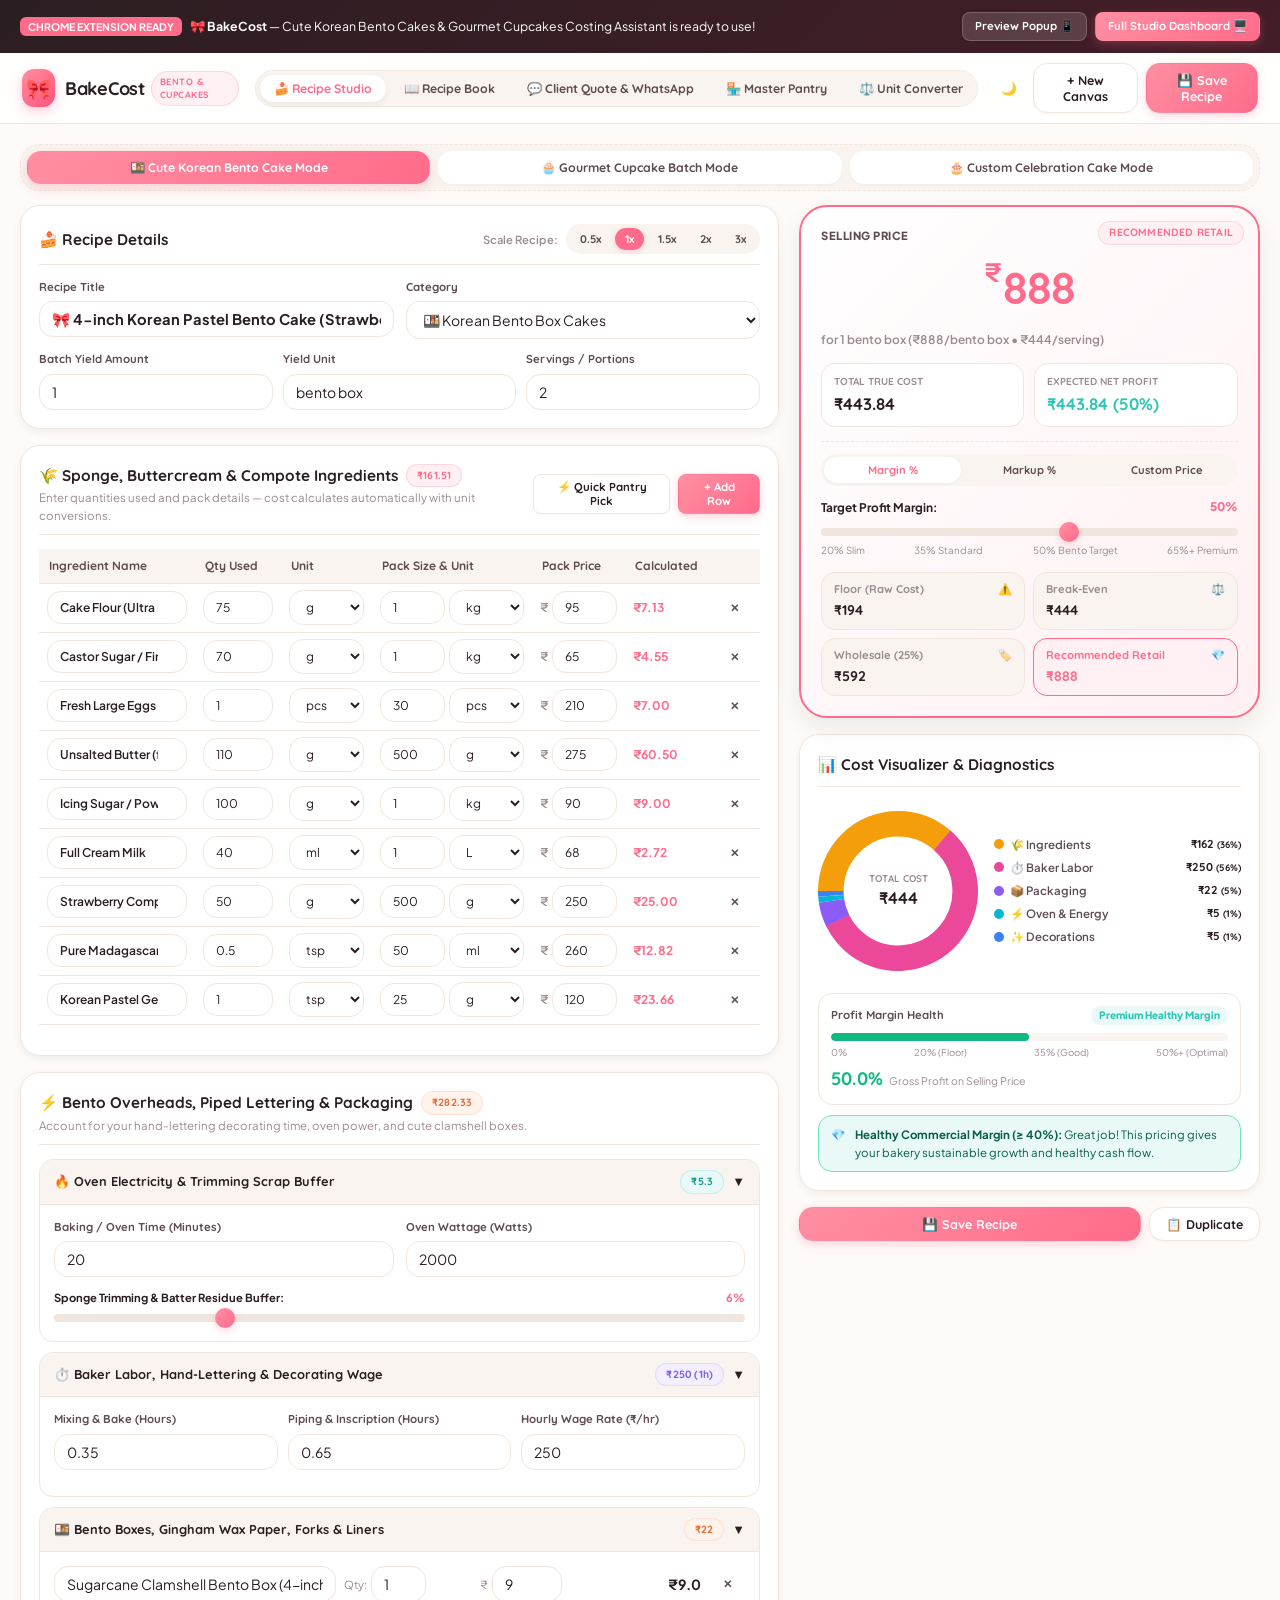
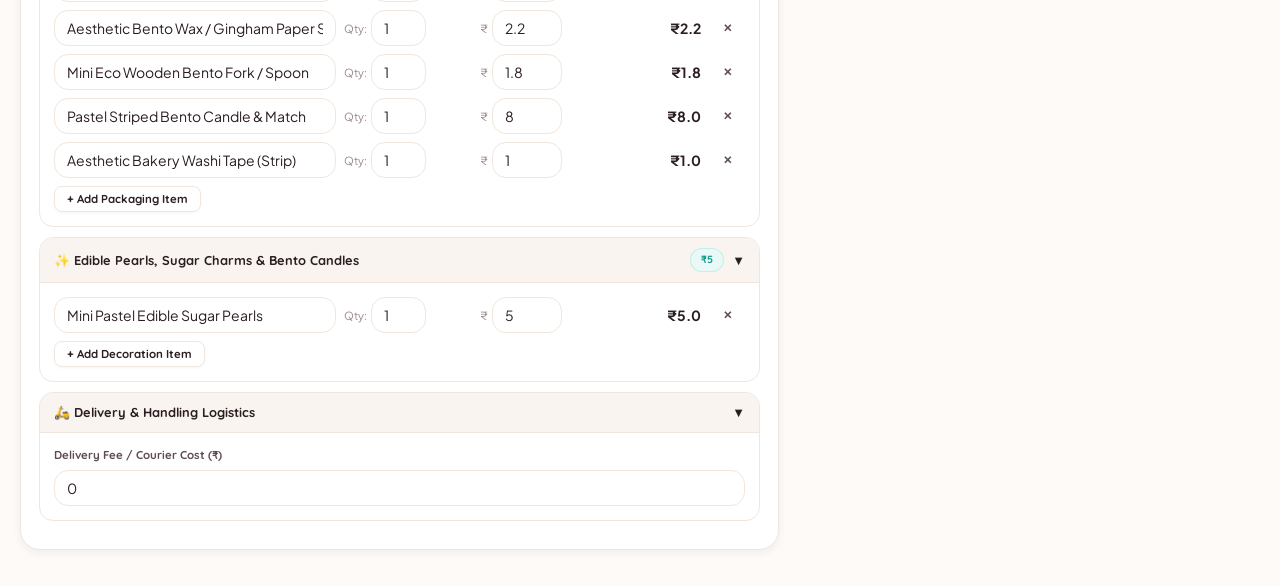
<file: index.html>
<!DOCTYPE html>
<html lang="en">
<head>
  <meta charset="UTF-8">
  <meta name="viewport" content="width=device-width, initial-scale=1.0">
  <title>BakeCost — Cute Bento Cake & Cupcake Costing Assistant</title>
  <link rel="stylesheet" href="css/style.css">
  <link rel="stylesheet" href="css/components.css">
  <link rel="stylesheet" href="css/animations.css">
  <link rel="icon" type="image/png" href="assets/icons/icon32.png">
  <style>
    .extension-banner {
      background: linear-gradient(135deg, #2b1e22, #441d27);
      color: #fff;
      padding: 12px 20px;
      display: flex;
      align-items: center;
      justify-content: space-between;
      gap: 16px;
      font-size: 0.88rem;
    }
    .extension-banner-badge {
      background: #ff6b8b;
      color: #fff;
      padding: 3px 8px;
      border-radius: 6px;
      font-weight: 700;
      font-size: 0.75rem;
      margin-right: 6px;
    }
  </style>
</head>
<body>
  <!-- Extension Notice Banner -->
  <div class="extension-banner">
    <div>
      <span class="extension-banner-badge">CHROME EXTENSION READY</span>
      <span>🎀 <strong>BakeCost</strong> — Cute Korean Bento Cakes & Gourmet Cupcakes Costing Assistant is ready to use!</span>
    </div>
    <div style="display: flex; gap: 8px;">
      <a href="popup.html" target="_blank" class="btn btn-secondary btn-sm" style="background: rgba(255,255,255,0.15); color: #fff; border-color: rgba(255,255,255,0.2);">Preview Popup 📱</a>
      <a href="dashboard.html" class="btn btn-primary btn-sm">Full Studio Dashboard 🖥️</a>
    </div>
  </div>

  <div class="app-container">
    <!-- Header -->
    <header class="app-header">
      <div class="brand">
        <div class="brand-icon">🎀</div>
        <div>
          <div class="brand-title">
            BakeCost
            <span class="brand-badge">BENTO & CUPCAKES</span>
          </div>
        </div>
      </div>

      <!-- Navigation Tabs -->
      <nav class="nav-tabs">
        <button class="nav-tab-btn active" data-tab="studio">🍰 Recipe Studio</button>
        <button class="nav-tab-btn" data-tab="recipes">📖 Recipe Book</button>
        <button class="nav-tab-btn" data-tab="quotes">💬 Client Quote & WhatsApp</button>
        <button class="nav-tab-btn" data-tab="pantry">🏪 Master Pantry</button>
        <button class="nav-tab-btn" data-tab="converter">⚖️ Unit Converter</button>
        <button class="nav-tab-btn" data-tab="settings">⚙️ Settings</button>
      </nav>

      <div class="header-actions">
        <button type="button" class="btn btn-ghost btn-icon" id="theme-toggle-btn" title="Toggle Theme">🌙</button>
        <button type="button" class="btn btn-secondary" id="btn-new-recipe">+ New Canvas</button>
        <button type="button" class="btn btn-primary btn-save-recipe">💾 Save Recipe</button>
      </div>
    </header>

    <!-- Main Content -->
    <main class="app-main">
      
      <!-- TAB 1: STUDIO (2-COLUMN FULL WORKSPACE) -->
      <section id="tab-studio" class="tab-panel active">
        
        <!-- Style Switcher Presets -->
        <div class="style-preset-selector">
          <button type="button" class="style-preset-btn active" data-style="bento">🍱 Cute Korean Bento Cake Mode</button>
          <button type="button" class="style-preset-btn" data-style="cupcakes">🧁 Gourmet Cupcake Batch Mode</button>
          <button type="button" class="style-preset-btn" data-style="celebration">🎂 Custom Celebration Cake Mode</button>
        </div>

        <div class="studio-grid">
          
          <!-- LEFT COLUMN: RECIPE & INGREDIENT & OVERHEAD BUILDER -->
          <div class="studio-left-col">
            
            <!-- Recipe Meta Card -->
            <div class="card" style="margin-bottom: 16px;">
              <div class="card-header">
                <div class="card-title">
                  <span>🍰 Recipe Details</span>
                </div>
                <div style="display: flex; align-items: center; gap: 8px;">
                  <span style="font-size: 0.8rem; color: var(--text-muted); font-weight: 600;">Scale Recipe:</span>
                  <div class="scale-bar" style="margin-bottom: 0;">
                    <button type="button" class="scale-btn" data-scale="0.5">0.5x</button>
                    <button type="button" class="scale-btn active" data-scale="1">1x</button>
                    <button type="button" class="scale-btn" data-scale="1.5">1.5x</button>
                    <button type="button" class="scale-btn" data-scale="2">2x</button>
                    <button type="button" class="scale-btn" data-scale="3">3x</button>
                  </div>
                </div>
              </div>

              <div class="overhead-grid-2" style="margin-bottom: 12px;">
                <div class="form-group" style="margin-bottom: 0;">
                  <label class="form-label">Recipe Title</label>
                  <input type="text" id="recipe-name-input" class="form-control" style="font-weight: 700; font-size: 1.05rem;" placeholder="e.g. 4-inch Korean Pastel Bento Cake">
                </div>
                <div class="form-group" style="margin-bottom: 0;">
                  <label class="form-label">Category</label>
                  <select id="recipe-category-select" class="form-control">
                    <option value="Bento Cakes">🍱 Korean Bento Box Cakes</option>
                    <option value="Cupcakes">🧁 Gourmet Swirl Cupcakes</option>
                    <option value="Cakes">🎂 Handcrafted Celebration Cakes</option>
                    <option value="Brownies">🍫 Fudgy Brownies & Blondies</option>
                    <option value="Cookies">🍪 Artisanal Cookies</option>
                    <option value="Custom">✨ Custom Handcrafted Bakes</option>
                  </select>
                </div>
              </div>

              <div class="overhead-grid-3">
                <div class="form-group" style="margin-bottom: 0;">
                  <label class="form-label">Batch Yield Amount</label>
                  <input type="number" step="any" min="0.1" id="recipe-yield-amount" class="form-control" value="1">
                </div>
                <div class="form-group" style="margin-bottom: 0;">
                  <label class="form-label">Yield Unit</label>
                  <input type="text" id="recipe-yield-unit" class="form-control" value="bento box" placeholder="e.g. bento box, cupcakes, kg">
                </div>
                <div class="form-group" style="margin-bottom: 0;">
                  <label class="form-label">Servings / Portions</label>
                  <input type="number" min="1" id="recipe-servings-count" class="form-control" value="2">
                </div>
              </div>
            </div>

            <!-- Ingredients Table Card -->
            <div class="card" style="margin-bottom: 16px;">
              <div class="card-header">
                <div>
                  <div class="card-title">
                    <span>🌾 Sponge, Buttercream & Compote Ingredients</span>
                    <span class="badge badge-primary" id="stat-ingredients-cost">₹0.00</span>
                  </div>
                  <div class="card-subtitle">Enter quantities used and pack details — cost calculates automatically with unit conversions.</div>
                </div>
                <div style="display: flex; gap: 8px;">
                  <button type="button" class="btn btn-secondary btn-sm" id="btn-pantry-picker">⚡ Quick Pantry Pick</button>
                  <button type="button" class="btn btn-primary btn-sm" id="btn-add-ingredient">+ Add Row</button>
                </div>
              </div>

              <div class="ingredient-table-wrapper">
                <table class="ingredient-table">
                  <thead>
                    <tr>
                      <th style="width: 28%;">Ingredient Name</th>
                      <th style="width: 14%;">Qty Used</th>
                      <th style="width: 14%;">Unit</th>
                      <th style="width: 22%;">Pack Size & Unit</th>
                      <th style="width: 14%;">Pack Price</th>
                      <th class="text-right" style="width: 12%;">Calculated</th>
                      <th style="width: 6%;"></th>
                    </tr>
                  </thead>
                  <tbody id="ingredients-table-body"></tbody>
                </table>
              </div>
            </div>

            <!-- Overheads, Baking Energy, Labor & Packaging Accordion -->
            <div class="card" style="margin-bottom: 16px;">
              <div class="card-header">
                <div>
                  <div class="card-title">
                    <span>⚡ Bento Overheads, Piped Lettering & Packaging</span>
                    <span class="badge badge-peach" id="stat-overhead-cost">₹0.00</span>
                  </div>
                  <div class="card-subtitle">Account for your hand-lettering decorating time, oven power, and cute clamshell boxes.</div>
                </div>
              </div>

              <!-- Section 1: Oven Electricity & Wastage -->
              <div class="overhead-section">
                <div class="overhead-header">
                  <span>🔥 Oven Electricity & Trimming Scrap Buffer</span>
                  <div style="display: flex; align-items: center; gap: 8px;">
                    <span class="badge badge-mint" id="energy-cost-badge">₹0.0</span>
                    <span class="toggle-icon">▼</span>
                  </div>
                </div>
                <div class="overhead-content">
                  <div class="overhead-grid-2">
                    <div class="form-group">
                      <label class="form-label">Baking / Oven Time (Minutes)</label>
                      <input type="number" id="overhead-bake-time" class="form-control" value="20">
                    </div>
                    <div class="form-group">
                      <label class="form-label">Oven Wattage (Watts)</label>
                      <input type="number" id="overhead-oven-watt" class="form-control" value="2000">
                    </div>
                  </div>
                  <div class="form-group" style="margin-bottom: 0;">
                    <div style="display: flex; justify-content: space-between; font-size: 0.8rem; font-weight: 700;">
                      <span>Sponge Trimming & Batter Residue Buffer:</span>
                      <span id="overhead-wastage-val" style="color: var(--primary);">6%</span>
                    </div>
                    <input type="range" id="overhead-wastage" class="range-slider" min="0" max="25" value="6" step="1">
                  </div>
                </div>
              </div>

              <!-- Section 2: Baker Labor & Hourly Wage -->
              <div class="overhead-section">
                <div class="overhead-header">
                  <span>⏱️ Baker Labor, Hand-Lettering & Decorating Wage</span>
                  <div style="display: flex; align-items: center; gap: 8px;">
                    <span class="badge badge-lavender" id="labor-cost-badge">₹0</span>
                    <span class="toggle-icon">▼</span>
                  </div>
                </div>
                <div class="overhead-content">
                  <div class="overhead-grid-3">
                    <div class="form-group">
                      <label class="form-label">Mixing & Bake (Hours)</label>
                      <input type="number" step="0.25" id="overhead-prep-time" class="form-control" value="0.35">
                    </div>
                    <div class="form-group">
                      <label class="form-label">Piping & Inscription (Hours)</label>
                      <input type="number" step="0.25" id="overhead-dec-time" class="form-control" value="0.65">
                    </div>
                    <div class="form-group">
                      <label class="form-label">Hourly Wage Rate (₹/hr)</label>
                      <input type="number" id="overhead-labor-rate" class="form-control" value="250">
                    </div>
                  </div>
                </div>
              </div>

              <!-- Section 3: Bento Box & Cupcake Packaging -->
              <div class="overhead-section">
                <div class="overhead-header">
                  <span>🍱 Bento Boxes, Gingham Wax Paper, Forks & Liners</span>
                  <div style="display: flex; align-items: center; gap: 8px;">
                    <span class="badge badge-peach" id="pkg-cost-badge">₹0</span>
                    <span class="toggle-icon">▼</span>
                  </div>
                </div>
                <div class="overhead-content">
                  <div id="packaging-list-container"></div>
                  <button type="button" class="btn btn-secondary btn-sm" id="btn-add-pkg">+ Add Packaging Item</button>
                </div>
              </div>

              <!-- Section 4: Special Decorations, Pearls & Bento Candles -->
              <div class="overhead-section">
                <div class="overhead-header">
                  <span>✨ Edible Pearls, Sugar Charms & Bento Candles</span>
                  <div style="display: flex; align-items: center; gap: 8px;">
                    <span class="badge badge-mint" id="dec-cost-badge">₹0</span>
                    <span class="toggle-icon">▼</span>
                  </div>
                </div>
                <div class="overhead-content">
                  <div id="decorations-list-container"></div>
                  <button type="button" class="btn btn-secondary btn-sm" id="btn-add-dec">+ Add Decoration Item</button>
                </div>
              </div>

              <!-- Section 5: Delivery & Travel Logistics -->
              <div class="overhead-section">
                <div class="overhead-header">
                  <span>🛵 Delivery & Handling Logistics</span>
                  <span class="toggle-icon">▼</span>
                </div>
                <div class="overhead-content">
                  <div class="form-group" style="margin-bottom: 0;">
                    <label class="form-label">Delivery Fee / Courier Cost (₹)</label>
                    <input type="number" id="overhead-delivery-cost" class="form-control" value="0" placeholder="0.00">
                  </div>
                </div>
              </div>

            </div>

          </div>

          <!-- RIGHT COLUMN: PRICING ENGINE, PROFIT MARGINS, CHARTS & INSIGHTS -->
          <div class="studio-right-col" style="position: sticky; top: 75px;">
            
            <!-- Hero Pricing & Profit Strategy Card -->
            <div class="pricing-hero-card" style="margin-bottom: 16px;">
              <div class="badge badge-primary pricing-hero-badge">RECOMMENDED RETAIL</div>
              
              <div style="font-size: 0.8rem; font-weight: 800; color: var(--text-secondary); text-transform: uppercase; letter-spacing: 0.5px;">
                Selling Price
              </div>

              <div class="selling-price-display">
                <span class="price-currency">₹</span>
                <span class="price-number" id="hero-selling-price">0</span>
              </div>

              <div id="hero-price-unit-sub" class="price-unit-sub"></div>

              <!-- Stat Pill Grid -->
              <div class="stat-pill-grid">
                <div class="stat-pill">
                  <span class="stat-pill-label">Total True Cost</span>
                  <span class="stat-pill-value" id="stat-total-cost">₹0.00</span>
                </div>
                <div class="stat-pill">
                  <span class="stat-pill-label">Expected Net Profit</span>
                  <span class="stat-pill-value profit-green" id="stat-net-profit">₹0.00</span>
                </div>
              </div>

              <!-- Profit Margin & Strategy Slider -->
              <div style="margin-top: 14px; border-top: 1px dashed var(--border-color); padding-top: 12px;">
                <div class="strategy-tabs">
                  <button type="button" class="strategy-tab active" data-strategy="margin">Margin %</button>
                  <button type="button" class="strategy-tab" data-strategy="markup">Markup %</button>
                  <button type="button" class="strategy-tab" data-strategy="custom">Custom Price</button>
                </div>

                <div id="strategy-margin-group">
                  <div style="display: flex; justify-content: space-between; font-size: 0.85rem; font-weight: 700; margin-bottom: 4px;">
                    <span>Target Profit Margin:</span>
                    <span id="margin-slider-value" style="color: var(--primary); font-weight: 800;">50%</span>
                  </div>
                  <input type="range" id="margin-slider" class="range-slider" min="5" max="80" value="50" step="1">
                  <div style="display: flex; justify-content: space-between; font-size: 0.7rem; color: var(--text-muted); margin-top: 2px;">
                    <span>20% Slim</span>
                    <span>35% Standard</span>
                    <span>50% Bento Target</span>
                    <span>65%+ Premium</span>
                  </div>
                </div>

                <div id="strategy-markup-group" style="display: none;">
                  <div style="display: flex; justify-content: space-between; font-size: 0.85rem; font-weight: 700; margin-bottom: 4px;">
                    <span>Target Markup on Cost:</span>
                    <span id="markup-slider-value" style="color: var(--primary); font-weight: 800;">100%</span>
                  </div>
                  <input type="range" id="markup-slider" class="range-slider" min="10" max="250" value="100" step="5">
                </div>

                <div id="strategy-custom-group" style="display: none;">
                  <div style="display: flex; align-items: center; gap: 8px;">
                    <span style="font-size: 0.85rem; font-weight: 700;">Custom Price:</span>
                    <input type="number" id="custom-price-input" class="form-control" placeholder="₹0.00">
                  </div>
                </div>
              </div>

              <!-- Tiered Price Comparisons -->
              <div class="tiered-price-grid">
                <div class="tier-card">
                  <div class="tier-title"><span>Floor (Raw Cost)</span> <span>⚠️</span></div>
                  <div class="tier-price" id="tier-floor-price">₹0</div>
                </div>
                <div class="tier-card">
                  <div class="tier-title"><span>Break-Even</span> <span>⚖️</span></div>
                  <div class="tier-price" id="tier-breakeven-price">₹0</div>
                </div>
                <div class="tier-card">
                  <div class="tier-title"><span>Wholesale (25%)</span> <span>🏷️</span></div>
                  <div class="tier-price" id="tier-wholesale-price">₹0</div>
                </div>
                <div class="tier-card" style="border-color: var(--primary); background: var(--bento-pink-bg);">
                  <div class="tier-title" style="color: var(--primary);"><span>Recommended Retail</span> <span>💎</span></div>
                  <div class="tier-price" id="tier-retail-price" style="color: var(--primary);">₹0</div>
                </div>
              </div>

            </div>

            <!-- Cost Breakdown Visualizer & Health Diagnostic Card -->
            <div class="card" style="margin-bottom: 16px;">
              <div class="card-header">
                <div class="card-title"><span>📊 Cost Visualizer & Diagnostics</span></div>
              </div>

              <div id="cost-donut-container"></div>
              <div id="margin-gauge-container"></div>
              <div id="business-insights-container"></div>
            </div>

            <!-- Quick Studio Action Buttons -->
            <div style="display: flex; gap: 8px; flex-wrap: wrap;">
              <button type="button" class="btn btn-primary btn-save-recipe" style="flex: 1;">💾 Save Recipe</button>
              <button type="button" class="btn btn-secondary btn-duplicate-recipe">📋 Duplicate</button>
            </div>

          </div>

        </div>
      </section>

      <!-- TAB 2: RECIPE BOOK -->
      <section id="tab-recipes" class="tab-panel">
        <div class="card" style="margin-bottom: 16px;">
          <div style="display: flex; justify-content: space-between; align-items: center; gap: 12px;">
            <input type="text" id="search-recipes-input" class="form-control" style="max-width: 400px;" placeholder="🔍 Search bento cakes, cupcakes and recipes...">
            <button type="button" class="btn btn-primary" id="btn-new-recipe-tab">+ Create New Recipe</button>
          </div>
        </div>
        <div class="recipe-book-grid" id="recipes-grid-container"></div>
      </section>

      <!-- TAB 3: WHATSAPP QUOTE & CLIENT INVOICE -->
      <section id="tab-quotes" class="tab-panel">
        <div class="studio-grid">
          <div class="card">
            <div class="card-header">
              <div class="card-title"><span>💬 Custom Client Quotation Generator</span></div>
              <div class="card-subtitle">Quickly generate ready-to-send quotes for Instagram DMs and WhatsApp inquiries with custom message piping.</div>
            </div>

            <div class="overhead-grid-2" style="margin-bottom: 12px;">
              <div class="form-group">
                <label class="form-label">Client Name</label>
                <input type="text" id="quote-client-name" class="form-control" placeholder="e.g. Jenny Kim">
              </div>
              <div class="form-group">
                <label class="form-label">Delivery Date & Event Time</label>
                <input type="text" id="quote-delivery-date" class="form-control" placeholder="e.g. Saturday, 28th Sept @ 5:00 PM">
              </div>
            </div>

            <div class="form-group">
              <label class="form-label">💌 Custom Piped Lettering / Inscription on Bento Cake</label>
              <textarea id="quote-notes" class="form-control" rows="3" placeholder="e.g. 'Happy 21st Minji' in pastel lilac with vintage shell border and matching heart candles."></textarea>
            </div>

            <div style="display: flex; gap: 10px; margin-top: 16px; flex-wrap: wrap;">
              <button type="button" class="btn btn-success btn-lg" id="btn-copy-whatsapp">📋 Copy WhatsApp DM Text</button>
              <button type="button" class="btn btn-secondary" id="btn-print-client-quote">🖨️ Print Client Quotation</button>
              <button type="button" class="btn btn-secondary" id="btn-print-cost-sheet">📄 Print Internal Master Cost Sheet</button>
            </div>
          </div>

          <div>
            <div class="card">
              <div class="card-header">
                <div class="card-title"><span>📱 Live WhatsApp Preview</span></div>
              </div>
              <div id="whatsapp-preview-box" class="whatsapp-chat-preview"></div>
            </div>
          </div>
        </div>
      </section>

      <!-- TAB 4: MASTER PANTRY -->
      <section id="tab-pantry" class="tab-panel">
        <div class="card">
          <div class="card-header">
            <div>
              <div class="card-title"><span>🏪 Master Pantry & Bento Supply Database</span></div>
              <div class="card-subtitle">Manage pack sizes and wholesale prices for clamshell boxes, wax papers, tulip liners, and ingredients.</div>
            </div>
            <button type="button" class="btn btn-primary btn-sm" id="btn-add-pantry-custom">+ Add Custom Item</button>
          </div>

          <input type="text" id="search-pantry-input" class="form-control" style="margin-bottom: 14px; max-width: 400px;" placeholder="🔍 Filter pantry supplies...">

          <div class="ingredient-table-wrapper">
            <table class="ingredient-table">
              <thead>
                <tr>
                  <th>Ingredient / Packaging Item Name</th>
                  <th>Category</th>
                  <th>Pack Size</th>
                  <th>Pack Unit</th>
                  <th>Pack Price</th>
                  <th class="text-right">Action</th>
                </tr>
              </thead>
              <tbody id="pantry-manager-tbody"></tbody>
            </table>
          </div>
        </div>
      </section>

      <!-- TAB 5: UNIT CONVERTER -->
      <section id="tab-converter" class="tab-panel">
        <div class="card" style="max-width: 700px; margin: 0 auto; padding: 24px;">
          <div class="card-title" style="font-size: 1.2rem; margin-bottom: 12px;">⚖️ Baker's Smart Unit & Density Converter</div>
          <p style="font-size: 0.88rem; color: var(--text-muted); margin-bottom: 20px;">
            Accurately convert volume measurements (cups, spoons, ml) to precise weight in grams for flours, sugars, butter, cocoa, and liquids based on true baking densities.
          </p>

          <div class="form-group" style="margin-bottom: 16px;">
            <label class="form-label">Select Baking Ingredient for Density Weight:</label>
            <select id="conv-ingredient" class="form-control" style="font-size: 1rem; padding: 10px;">
              <option value="cake flour">🌾 Cake Flour / Ultra Fine (1 cup = 115g)</option>
              <option value="all purpose flour">🌾 All-Purpose Flour / Maida (1 cup = 125g)</option>
              <option value="almond flour">🌾 Almond Flour (1 cup = 96g)</option>
              <option value="granulated sugar">🍬 Granulated / Castor Sugar (1 cup = 200g)</option>
              <option value="powdered sugar">🍬 Icing / Powdered Sugar (1 cup = 120g)</option>
              <option value="brown sugar">🍬 Brown Sugar (1 cup = 220g)</option>
              <option value="butter">🧈 Butter (1 cup = 227g)</option>
              <option value="cocoa powder">🍫 Cocoa Powder (1 cup = 100g)</option>
              <option value="milk">🥛 Milk / Liquids (1 cup = 240ml)</option>
              <option value="baking powder">🧪 Baking Powder (1 tsp = ~4g)</option>
            </select>
          </div>

          <div class="overhead-grid-3" style="align-items: center; margin-bottom: 20px;">
            <div class="form-group" style="margin-bottom: 0;">
              <label class="form-label">Quantity</label>
              <input type="number" id="conv-amount" class="form-control" value="1" step="any">
            </div>
            <div class="form-group" style="margin-bottom: 0;">
              <label class="form-label">From Unit</label>
              <select id="conv-from-unit" class="form-control">
                <option value="cup" selected>Cup (cup)</option>
                <option value="tbsp">Tablespoon (tbsp)</option>
                <option value="tsp">Teaspoon (tsp)</option>
                <option value="g">Grams (g)</option>
                <option value="kg">Kilograms (kg)</option>
                <option value="ml">Milliliters (ml)</option>
                <option value="oz">Ounces (oz)</option>
                <option value="lb">Pounds (lb)</option>
              </select>
            </div>
            <div class="form-group" style="margin-bottom: 0;">
              <label class="form-label">To Unit</label>
              <select id="conv-to-unit" class="form-control">
                <option value="g" selected>Grams (g)</option>
                <option value="cup">Cup (cup)</option>
                <option value="tbsp">Tablespoon (tbsp)</option>
                <option value="tsp">Teaspoon (tsp)</option>
                <option value="ml">Milliliters (ml)</option>
                <option value="oz">Ounces (oz)</option>
              </select>
            </div>
          </div>

          <div style="background: var(--primary-subtle); border: 2px solid var(--primary); border-radius: var(--radius-lg); padding: 24px; text-align: center;">
            <div style="font-size: 0.85rem; color: var(--primary); font-weight: 700; text-transform: uppercase; letter-spacing: 0.5px;">Converted Weight / Measurement</div>
            <div id="conv-result-val" style="font-size: 2.5rem; font-weight: 800; color: var(--primary); font-family: var(--font-heading); margin-top: 4px;">
              115.00 g
            </div>
          </div>
        </div>
      </section>

      <!-- TAB 6: SETTINGS -->
      <section id="tab-settings" class="tab-panel">
        <div class="card" style="max-width: 800px; margin: 0 auto; padding: 24px;">
          <div class="card-header">
            <div class="card-title"><span>⚙️ Bento Bakery Profile & Overhead Settings</span></div>
          </div>

          <form id="bakery-settings-form">
            <div class="overhead-grid-2">
              <div class="form-group">
                <label class="form-label">Bakery Brand Name</label>
                <input type="text" id="set-bakery-name" class="form-control" required>
              </div>
              <div class="form-group">
                <label class="form-label">Head Baker / Chef Name</label>
                <input type="text" id="set-baker-name" class="form-control">
              </div>
            </div>

            <div class="overhead-grid-2">
              <div class="form-group">
                <label class="form-label">Business Phone / WhatsApp Contact</label>
                <input type="text" id="set-contact-phone" class="form-control">
              </div>
              <div class="form-group">
                <label class="form-label">Instagram Handle</label>
                <input type="text" id="set-instagram" class="form-control">
              </div>
            </div>

            <div class="overhead-grid-2">
              <div class="form-group">
                <label class="form-label">Currency Symbol (e.g. ₹, $, €, £, AED)</label>
                <input type="text" id="set-currency-symbol" class="form-control" value="₹">
              </div>
              <div class="form-group">
                <label class="form-label">Currency Code</label>
                <input type="text" id="set-currency-code" class="form-control" value="INR">
              </div>
            </div>

            <div class="overhead-grid-3">
              <div class="form-group">
                <label class="form-label">Electricity Cost / kWh</label>
                <input type="number" step="any" id="set-electricity-rate" class="form-control" value="8">
              </div>
              <div class="form-group">
                <label class="form-label">Oven Wattage (Watts)</label>
                <input type="number" id="set-oven-wattage" class="form-control" value="2000">
              </div>
              <div class="form-group">
                <label class="form-label">Baker Hourly Wage Rate</label>
                <input type="number" id="set-hourly-rate" class="form-control" value="250">
              </div>
            </div>

            <div class="overhead-grid-2">
              <div class="form-group">
                <label class="form-label">Default Wastage Buffer (%)</label>
                <input type="number" id="set-default-wastage" class="form-control" value="6">
              </div>
              <div class="form-group">
                <label class="form-label">Default Target Profit Margin (%)</label>
                <input type="number" id="set-default-margin" class="form-control" value="50">
              </div>
            </div>

            <button type="submit" class="btn btn-primary btn-lg" style="margin-top: 14px; width: 100%;">Save Bakery Profile ✨</button>
          </form>

          <div style="margin-top: 30px; border-top: 1px solid var(--border-color); padding-top: 20px;">
            <h4 style="margin-bottom: 10px;">Data Backup & Cloud Portability</h4>
            <p style="font-size: 0.85rem; color: var(--text-muted); margin-bottom: 14px;">
              Export your recipes, custom pantry ingredients, and bakery settings into a portable JSON backup file, or restore from a previous backup.
            </p>
            <div style="display: flex; gap: 10px; flex-wrap: wrap;">
              <button type="button" class="btn btn-secondary" id="btn-export-backup">📦 Export Full JSON Backup</button>
              <label class="btn btn-secondary" style="margin-bottom: 0; cursor: pointer;">
                📥 Import Backup JSON
                <input type="file" id="import-file-input" accept=".json" style="display: none;">
              </label>
              <button type="button" class="btn btn-ghost" id="btn-reset-defaults" style="color: #ef4444;">🔄 Reset All to Original Sample Bento Cakes</button>
            </div>
          </div>
        </div>
      </section>

    </main>
  </div>

  <!-- PANTRY PICKER MODAL -->
  <div class="modal-overlay" id="pantry-picker-modal">
    <div class="modal-content">
      <div style="display: flex; justify-content: space-between; align-items: center; margin-bottom: 14px;">
        <h3 style="font-size: 1.2rem;">⚡ Quick Pantry Selector</h3>
        <button type="button" class="btn btn-ghost btn-sm btn-icon" id="btn-close-pantry-modal">✕</button>
      </div>
      <p style="font-size: 0.85rem; color: var(--text-muted); margin-bottom: 14px;">Click to immediately add clamshell boxes, tulip liners, and ingredients with saved pack rates into your recipe canvas.</p>
      <div id="modal-pantry-list" style="max-height: 420px; overflow-y: auto;"></div>
    </div>
  </div>

  <!-- JavaScript Modules -->
  <script src="js/units.js"></script>
  <script src="js/pantry.js"></script>
  <script src="js/storage.js"></script>
  <script src="js/calculator.js"></script>
  <script src="js/visualizer.js"></script>
  <script src="js/quote-generator.js"></script>
  <script src="js/app.js"></script>
  <script>
    document.getElementById('btn-new-recipe-tab')?.addEventListener('click', () => {
      App.createNewRecipe('bento');
      App.switchTab('studio');
      App.renderStudio();
    });
  </script>
</body>
</html>
</file>
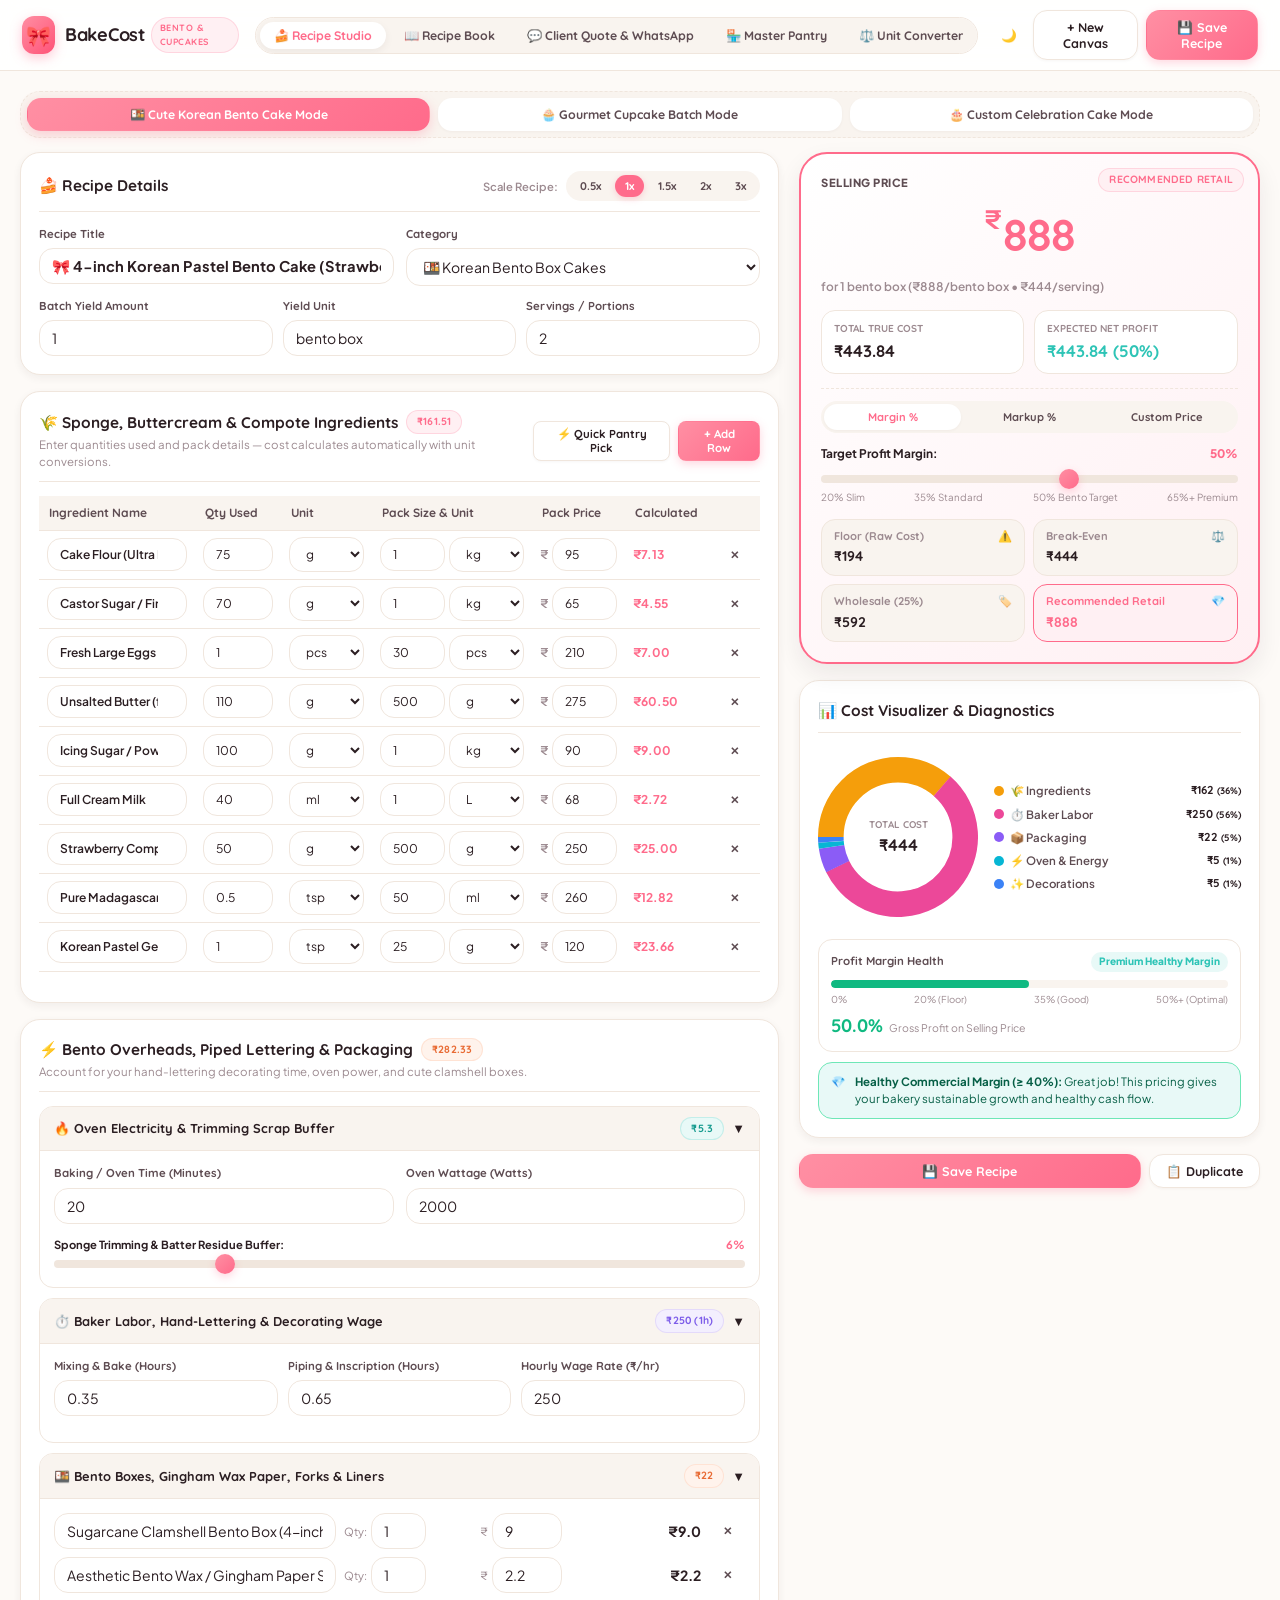
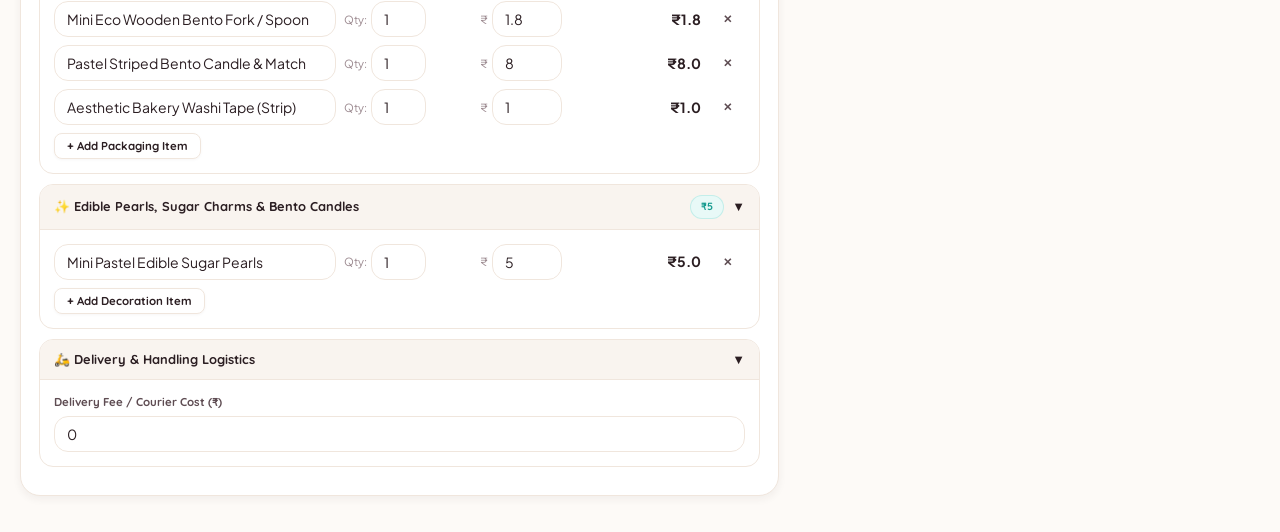
<file: dashboard.html>
<!DOCTYPE html>
<html lang="en">
<head>
  <meta charset="UTF-8">
  <meta name="viewport" content="width=device-width, initial-scale=1.0">
  <title>BakeCost — Cute Bento Cake & Cupcake Costing Studio</title>
  <link rel="stylesheet" href="css/style.css">
  <link rel="stylesheet" href="css/components.css">
  <link rel="stylesheet" href="css/animations.css">
  <link rel="icon" type="image/png" href="assets/icons/icon32.png">
</head>
<body>
  <div class="app-container">
    <!-- Header -->
    <header class="app-header">
      <div class="brand">
        <div class="brand-icon">🎀</div>
        <div>
          <div class="brand-title">
            BakeCost
            <span class="brand-badge">BENTO & CUPCAKES</span>
          </div>
        </div>
      </div>

      <!-- Navigation Tabs -->
      <nav class="nav-tabs">
        <button class="nav-tab-btn active" data-tab="studio">🍰 Recipe Studio</button>
        <button class="nav-tab-btn" data-tab="recipes">📖 Recipe Book</button>
        <button class="nav-tab-btn" data-tab="quotes">💬 Client Quote & WhatsApp</button>
        <button class="nav-tab-btn" data-tab="pantry">🏪 Master Pantry</button>
        <button class="nav-tab-btn" data-tab="converter">⚖️ Unit Converter</button>
        <button class="nav-tab-btn" data-tab="settings">⚙️ Settings</button>
      </nav>

      <div class="header-actions">
        <button type="button" class="btn btn-ghost btn-icon" id="theme-toggle-btn" title="Toggle Theme">🌙</button>
        <button type="button" class="btn btn-secondary" id="btn-new-recipe">+ New Canvas</button>
        <button type="button" class="btn btn-primary btn-save-recipe">💾 Save Recipe</button>
      </div>
    </header>

    <!-- Main Content -->
    <main class="app-main">
      
      <!-- TAB 1: STUDIO (2-COLUMN FULL WORKSPACE) -->
      <section id="tab-studio" class="tab-panel active">
        
        <!-- Style Switcher Presets -->
        <div class="style-preset-selector">
          <button type="button" class="style-preset-btn active" data-style="bento">🍱 Cute Korean Bento Cake Mode</button>
          <button type="button" class="style-preset-btn" data-style="cupcakes">🧁 Gourmet Cupcake Batch Mode</button>
          <button type="button" class="style-preset-btn" data-style="celebration">🎂 Custom Celebration Cake Mode</button>
        </div>

        <div class="studio-grid">
          
          <!-- LEFT COLUMN: RECIPE & INGREDIENT & OVERHEAD BUILDER -->
          <div class="studio-left-col">
            
            <!-- Recipe Meta Card -->
            <div class="card" style="margin-bottom: 16px;">
              <div class="card-header">
                <div class="card-title">
                  <span>🍰 Recipe Details</span>
                </div>
                <div style="display: flex; align-items: center; gap: 8px;">
                  <span style="font-size: 0.8rem; color: var(--text-muted); font-weight: 600;">Scale Recipe:</span>
                  <div class="scale-bar" style="margin-bottom: 0;">
                    <button type="button" class="scale-btn" data-scale="0.5">0.5x</button>
                    <button type="button" class="scale-btn active" data-scale="1">1x</button>
                    <button type="button" class="scale-btn" data-scale="1.5">1.5x</button>
                    <button type="button" class="scale-btn" data-scale="2">2x</button>
                    <button type="button" class="scale-btn" data-scale="3">3x</button>
                  </div>
                </div>
              </div>

              <div class="overhead-grid-2" style="margin-bottom: 12px;">
                <div class="form-group" style="margin-bottom: 0;">
                  <label class="form-label">Recipe Title</label>
                  <input type="text" id="recipe-name-input" class="form-control" style="font-weight: 700; font-size: 1.05rem;" placeholder="e.g. 4-inch Korean Pastel Bento Cake">
                </div>
                <div class="form-group" style="margin-bottom: 0;">
                  <label class="form-label">Category</label>
                  <select id="recipe-category-select" class="form-control">
                    <option value="Bento Cakes">🍱 Korean Bento Box Cakes</option>
                    <option value="Cupcakes">🧁 Gourmet Swirl Cupcakes</option>
                    <option value="Cakes">🎂 Handcrafted Celebration Cakes</option>
                    <option value="Brownies">🍫 Fudgy Brownies & Blondies</option>
                    <option value="Cookies">🍪 Artisanal Cookies</option>
                    <option value="Custom">✨ Custom Handcrafted Bakes</option>
                  </select>
                </div>
              </div>

              <div class="overhead-grid-3">
                <div class="form-group" style="margin-bottom: 0;">
                  <label class="form-label">Batch Yield Amount</label>
                  <input type="number" step="any" min="0.1" id="recipe-yield-amount" class="form-control" value="1">
                </div>
                <div class="form-group" style="margin-bottom: 0;">
                  <label class="form-label">Yield Unit</label>
                  <input type="text" id="recipe-yield-unit" class="form-control" value="bento box" placeholder="e.g. bento box, cupcakes, kg">
                </div>
                <div class="form-group" style="margin-bottom: 0;">
                  <label class="form-label">Servings / Portions</label>
                  <input type="number" min="1" id="recipe-servings-count" class="form-control" value="2">
                </div>
              </div>
            </div>

            <!-- Ingredients Table Card -->
            <div class="card" style="margin-bottom: 16px;">
              <div class="card-header">
                <div>
                  <div class="card-title">
                    <span>🌾 Sponge, Buttercream & Compote Ingredients</span>
                    <span class="badge badge-primary" id="stat-ingredients-cost">₹0.00</span>
                  </div>
                  <div class="card-subtitle">Enter quantities used and pack details — cost calculates automatically with unit conversions.</div>
                </div>
                <div style="display: flex; gap: 8px;">
                  <button type="button" class="btn btn-secondary btn-sm" id="btn-pantry-picker">⚡ Quick Pantry Pick</button>
                  <button type="button" class="btn btn-primary btn-sm" id="btn-add-ingredient">+ Add Row</button>
                </div>
              </div>

              <div class="ingredient-table-wrapper">
                <table class="ingredient-table">
                  <thead>
                    <tr>
                      <th style="width: 28%;">Ingredient Name</th>
                      <th style="width: 14%;">Qty Used</th>
                      <th style="width: 14%;">Unit</th>
                      <th style="width: 22%;">Pack Size & Unit</th>
                      <th style="width: 14%;">Pack Price</th>
                      <th class="text-right" style="width: 12%;">Calculated</th>
                      <th style="width: 6%;"></th>
                    </tr>
                  </thead>
                  <tbody id="ingredients-table-body"></tbody>
                </table>
              </div>
            </div>

            <!-- Overheads, Baking Energy, Labor & Packaging Accordion -->
            <div class="card" style="margin-bottom: 16px;">
              <div class="card-header">
                <div>
                  <div class="card-title">
                    <span>⚡ Bento Overheads, Piped Lettering & Packaging</span>
                    <span class="badge badge-peach" id="stat-overhead-cost">₹0.00</span>
                  </div>
                  <div class="card-subtitle">Account for your hand-lettering decorating time, oven power, and cute clamshell boxes.</div>
                </div>
              </div>

              <!-- Section 1: Oven Electricity & Wastage -->
              <div class="overhead-section">
                <div class="overhead-header">
                  <span>🔥 Oven Electricity & Trimming Scrap Buffer</span>
                  <div style="display: flex; align-items: center; gap: 8px;">
                    <span class="badge badge-mint" id="energy-cost-badge">₹0.0</span>
                    <span class="toggle-icon">▼</span>
                  </div>
                </div>
                <div class="overhead-content">
                  <div class="overhead-grid-2">
                    <div class="form-group">
                      <label class="form-label">Baking / Oven Time (Minutes)</label>
                      <input type="number" id="overhead-bake-time" class="form-control" value="20">
                    </div>
                    <div class="form-group">
                      <label class="form-label">Oven Wattage (Watts)</label>
                      <input type="number" id="overhead-oven-watt" class="form-control" value="2000">
                    </div>
                  </div>
                  <div class="form-group" style="margin-bottom: 0;">
                    <div style="display: flex; justify-content: space-between; font-size: 0.8rem; font-weight: 700;">
                      <span>Sponge Trimming & Batter Residue Buffer:</span>
                      <span id="overhead-wastage-val" style="color: var(--primary);">6%</span>
                    </div>
                    <input type="range" id="overhead-wastage" class="range-slider" min="0" max="25" value="6" step="1">
                  </div>
                </div>
              </div>

              <!-- Section 2: Baker Labor & Hourly Wage -->
              <div class="overhead-section">
                <div class="overhead-header">
                  <span>⏱️ Baker Labor, Hand-Lettering & Decorating Wage</span>
                  <div style="display: flex; align-items: center; gap: 8px;">
                    <span class="badge badge-lavender" id="labor-cost-badge">₹0</span>
                    <span class="toggle-icon">▼</span>
                  </div>
                </div>
                <div class="overhead-content">
                  <div class="overhead-grid-3">
                    <div class="form-group">
                      <label class="form-label">Mixing & Bake (Hours)</label>
                      <input type="number" step="0.25" id="overhead-prep-time" class="form-control" value="0.35">
                    </div>
                    <div class="form-group">
                      <label class="form-label">Piping & Inscription (Hours)</label>
                      <input type="number" step="0.25" id="overhead-dec-time" class="form-control" value="0.65">
                    </div>
                    <div class="form-group">
                      <label class="form-label">Hourly Wage Rate (₹/hr)</label>
                      <input type="number" id="overhead-labor-rate" class="form-control" value="250">
                    </div>
                  </div>
                </div>
              </div>

              <!-- Section 3: Bento Box & Cupcake Packaging -->
              <div class="overhead-section">
                <div class="overhead-header">
                  <span>🍱 Bento Boxes, Gingham Wax Paper, Forks & Liners</span>
                  <div style="display: flex; align-items: center; gap: 8px;">
                    <span class="badge badge-peach" id="pkg-cost-badge">₹0</span>
                    <span class="toggle-icon">▼</span>
                  </div>
                </div>
                <div class="overhead-content">
                  <div id="packaging-list-container"></div>
                  <button type="button" class="btn btn-secondary btn-sm" id="btn-add-pkg">+ Add Packaging Item</button>
                </div>
              </div>

              <!-- Section 4: Special Decorations, Pearls & Bento Candles -->
              <div class="overhead-section">
                <div class="overhead-header">
                  <span>✨ Edible Pearls, Sugar Charms & Bento Candles</span>
                  <div style="display: flex; align-items: center; gap: 8px;">
                    <span class="badge badge-mint" id="dec-cost-badge">₹0</span>
                    <span class="toggle-icon">▼</span>
                  </div>
                </div>
                <div class="overhead-content">
                  <div id="decorations-list-container"></div>
                  <button type="button" class="btn btn-secondary btn-sm" id="btn-add-dec">+ Add Decoration Item</button>
                </div>
              </div>

              <!-- Section 5: Delivery & Travel Logistics -->
              <div class="overhead-section">
                <div class="overhead-header">
                  <span>🛵 Delivery & Handling Logistics</span>
                  <span class="toggle-icon">▼</span>
                </div>
                <div class="overhead-content">
                  <div class="form-group" style="margin-bottom: 0;">
                    <label class="form-label">Delivery Fee / Courier Cost (₹)</label>
                    <input type="number" id="overhead-delivery-cost" class="form-control" value="0" placeholder="0.00">
                  </div>
                </div>
              </div>

            </div>

          </div>

          <!-- RIGHT COLUMN: PRICING ENGINE, PROFIT MARGINS, CHARTS & INSIGHTS -->
          <div class="studio-right-col" style="position: sticky; top: 75px;">
            
            <!-- Hero Pricing & Profit Strategy Card -->
            <div class="pricing-hero-card" style="margin-bottom: 16px;">
              <div class="badge badge-primary pricing-hero-badge">RECOMMENDED RETAIL</div>
              
              <div style="font-size: 0.8rem; font-weight: 800; color: var(--text-secondary); text-transform: uppercase; letter-spacing: 0.5px;">
                Selling Price
              </div>

              <div class="selling-price-display">
                <span class="price-currency">₹</span>
                <span class="price-number" id="hero-selling-price">0</span>
              </div>

              <div id="hero-price-unit-sub" class="price-unit-sub"></div>

              <!-- Stat Pill Grid -->
              <div class="stat-pill-grid">
                <div class="stat-pill">
                  <span class="stat-pill-label">Total True Cost</span>
                  <span class="stat-pill-value" id="stat-total-cost">₹0.00</span>
                </div>
                <div class="stat-pill">
                  <span class="stat-pill-label">Expected Net Profit</span>
                  <span class="stat-pill-value profit-green" id="stat-net-profit">₹0.00</span>
                </div>
              </div>

              <!-- Profit Margin & Strategy Slider -->
              <div style="margin-top: 14px; border-top: 1px dashed var(--border-color); padding-top: 12px;">
                <div class="strategy-tabs">
                  <button type="button" class="strategy-tab active" data-strategy="margin">Margin %</button>
                  <button type="button" class="strategy-tab" data-strategy="markup">Markup %</button>
                  <button type="button" class="strategy-tab" data-strategy="custom">Custom Price</button>
                </div>

                <div id="strategy-margin-group">
                  <div style="display: flex; justify-content: space-between; font-size: 0.85rem; font-weight: 700; margin-bottom: 4px;">
                    <span>Target Profit Margin:</span>
                    <span id="margin-slider-value" style="color: var(--primary); font-weight: 800;">50%</span>
                  </div>
                  <input type="range" id="margin-slider" class="range-slider" min="5" max="80" value="50" step="1">
                  <div style="display: flex; justify-content: space-between; font-size: 0.7rem; color: var(--text-muted); margin-top: 2px;">
                    <span>20% Slim</span>
                    <span>35% Standard</span>
                    <span>50% Bento Target</span>
                    <span>65%+ Premium</span>
                  </div>
                </div>

                <div id="strategy-markup-group" style="display: none;">
                  <div style="display: flex; justify-content: space-between; font-size: 0.85rem; font-weight: 700; margin-bottom: 4px;">
                    <span>Target Markup on Cost:</span>
                    <span id="markup-slider-value" style="color: var(--primary); font-weight: 800;">100%</span>
                  </div>
                  <input type="range" id="markup-slider" class="range-slider" min="10" max="250" value="100" step="5">
                </div>

                <div id="strategy-custom-group" style="display: none;">
                  <div style="display: flex; align-items: center; gap: 8px;">
                    <span style="font-size: 0.85rem; font-weight: 700;">Custom Price:</span>
                    <input type="number" id="custom-price-input" class="form-control" placeholder="₹0.00">
                  </div>
                </div>
              </div>

              <!-- Tiered Price Comparisons -->
              <div class="tiered-price-grid">
                <div class="tier-card">
                  <div class="tier-title"><span>Floor (Raw Cost)</span> <span>⚠️</span></div>
                  <div class="tier-price" id="tier-floor-price">₹0</div>
                </div>
                <div class="tier-card">
                  <div class="tier-title"><span>Break-Even</span> <span>⚖️</span></div>
                  <div class="tier-price" id="tier-breakeven-price">₹0</div>
                </div>
                <div class="tier-card">
                  <div class="tier-title"><span>Wholesale (25%)</span> <span>🏷️</span></div>
                  <div class="tier-price" id="tier-wholesale-price">₹0</div>
                </div>
                <div class="tier-card" style="border-color: var(--primary); background: var(--bento-pink-bg);">
                  <div class="tier-title" style="color: var(--primary);"><span>Recommended Retail</span> <span>💎</span></div>
                  <div class="tier-price" id="tier-retail-price" style="color: var(--primary);">₹0</div>
                </div>
              </div>

            </div>

            <!-- Cost Breakdown Visualizer & Health Diagnostic Card -->
            <div class="card" style="margin-bottom: 16px;">
              <div class="card-header">
                <div class="card-title"><span>📊 Cost Visualizer & Diagnostics</span></div>
              </div>

              <div id="cost-donut-container"></div>
              <div id="margin-gauge-container"></div>
              <div id="business-insights-container"></div>
            </div>

            <!-- Quick Studio Action Buttons -->
            <div style="display: flex; gap: 8px; flex-wrap: wrap;">
              <button type="button" class="btn btn-primary btn-save-recipe" style="flex: 1;">💾 Save Recipe</button>
              <button type="button" class="btn btn-secondary btn-duplicate-recipe">📋 Duplicate</button>
            </div>

          </div>

        </div>
      </section>

      <!-- TAB 2: RECIPE BOOK -->
      <section id="tab-recipes" class="tab-panel">
        <div class="card" style="margin-bottom: 16px;">
          <div style="display: flex; justify-content: space-between; align-items: center; gap: 12px;">
            <input type="text" id="search-recipes-input" class="form-control" style="max-width: 400px;" placeholder="🔍 Search bento cakes, cupcakes and recipes...">
            <button type="button" class="btn btn-primary" id="btn-new-recipe-tab">+ Create New Recipe</button>
          </div>
        </div>
        <div class="recipe-book-grid" id="recipes-grid-container"></div>
      </section>

      <!-- TAB 3: WHATSAPP QUOTE & CLIENT INVOICE -->
      <section id="tab-quotes" class="tab-panel">
        <div class="studio-grid">
          <div class="card">
            <div class="card-header">
              <div class="card-title"><span>💬 Custom Client Quotation Generator</span></div>
              <div class="card-subtitle">Quickly generate ready-to-send quotes for Instagram DMs and WhatsApp inquiries with custom message piping.</div>
            </div>

            <div class="overhead-grid-2" style="margin-bottom: 12px;">
              <div class="form-group">
                <label class="form-label">Client Name</label>
                <input type="text" id="quote-client-name" class="form-control" placeholder="e.g. Jenny Kim">
              </div>
              <div class="form-group">
                <label class="form-label">Delivery Date & Event Time</label>
                <input type="text" id="quote-delivery-date" class="form-control" placeholder="e.g. Saturday, 28th Sept @ 5:00 PM">
              </div>
            </div>

            <div class="form-group">
              <label class="form-label">💌 Custom Piped Lettering / Inscription on Bento Cake</label>
              <textarea id="quote-notes" class="form-control" rows="3" placeholder="e.g. 'Happy 21st Minji' in pastel lilac with vintage shell border and matching heart candles."></textarea>
            </div>

            <div style="display: flex; gap: 10px; margin-top: 16px; flex-wrap: wrap;">
              <button type="button" class="btn btn-success btn-lg" id="btn-copy-whatsapp">📋 Copy WhatsApp DM Text</button>
              <button type="button" class="btn btn-secondary" id="btn-print-client-quote">🖨️ Print Client Quotation</button>
              <button type="button" class="btn btn-secondary" id="btn-print-cost-sheet">📄 Print Internal Master Cost Sheet</button>
            </div>
          </div>

          <div>
            <div class="card">
              <div class="card-header">
                <div class="card-title"><span>📱 Live WhatsApp Preview</span></div>
              </div>
              <div id="whatsapp-preview-box" class="whatsapp-chat-preview"></div>
            </div>
          </div>
        </div>
      </section>

      <!-- TAB 4: MASTER PANTRY -->
      <section id="tab-pantry" class="tab-panel">
        <div class="card">
          <div class="card-header">
            <div>
              <div class="card-title"><span>🏪 Master Pantry & Bento Supply Database</span></div>
              <div class="card-subtitle">Manage pack sizes and wholesale prices for clamshell boxes, wax papers, tulip liners, and ingredients.</div>
            </div>
            <button type="button" class="btn btn-primary btn-sm" id="btn-add-pantry-custom">+ Add Custom Item</button>
          </div>

          <input type="text" id="search-pantry-input" class="form-control" style="margin-bottom: 14px; max-width: 400px;" placeholder="🔍 Filter pantry supplies...">

          <div class="ingredient-table-wrapper">
            <table class="ingredient-table">
              <thead>
                <tr>
                  <th>Ingredient / Packaging Item Name</th>
                  <th>Category</th>
                  <th>Pack Size</th>
                  <th>Pack Unit</th>
                  <th>Pack Price</th>
                  <th class="text-right">Action</th>
                </tr>
              </thead>
              <tbody id="pantry-manager-tbody"></tbody>
            </table>
          </div>
        </div>
      </section>

      <!-- TAB 5: UNIT CONVERTER -->
      <section id="tab-converter" class="tab-panel">
        <div class="card" style="max-width: 700px; margin: 0 auto; padding: 24px;">
          <div class="card-title" style="font-size: 1.2rem; margin-bottom: 12px;">⚖️ Baker's Smart Unit & Density Converter</div>
          <p style="font-size: 0.88rem; color: var(--text-muted); margin-bottom: 20px;">
            Accurately convert volume measurements (cups, spoons, ml) to precise weight in grams for flours, sugars, butter, cocoa, and liquids based on true baking densities.
          </p>

          <div class="form-group" style="margin-bottom: 16px;">
            <label class="form-label">Select Baking Ingredient for Density Weight:</label>
            <select id="conv-ingredient" class="form-control" style="font-size: 1rem; padding: 10px;">
              <option value="cake flour">🌾 Cake Flour / Ultra Fine (1 cup = 115g)</option>
              <option value="all purpose flour">🌾 All-Purpose Flour / Maida (1 cup = 125g)</option>
              <option value="almond flour">🌾 Almond Flour (1 cup = 96g)</option>
              <option value="granulated sugar">🍬 Granulated / Castor Sugar (1 cup = 200g)</option>
              <option value="powdered sugar">🍬 Icing / Powdered Sugar (1 cup = 120g)</option>
              <option value="brown sugar">🍬 Brown Sugar (1 cup = 220g)</option>
              <option value="butter">🧈 Butter (1 cup = 227g)</option>
              <option value="cocoa powder">🍫 Cocoa Powder (1 cup = 100g)</option>
              <option value="milk">🥛 Milk / Liquids (1 cup = 240ml)</option>
              <option value="baking powder">🧪 Baking Powder (1 tsp = ~4g)</option>
            </select>
          </div>

          <div class="overhead-grid-3" style="align-items: center; margin-bottom: 20px;">
            <div class="form-group" style="margin-bottom: 0;">
              <label class="form-label">Quantity</label>
              <input type="number" id="conv-amount" class="form-control" value="1" step="any">
            </div>
            <div class="form-group" style="margin-bottom: 0;">
              <label class="form-label">From Unit</label>
              <select id="conv-from-unit" class="form-control">
                <option value="cup" selected>Cup (cup)</option>
                <option value="tbsp">Tablespoon (tbsp)</option>
                <option value="tsp">Teaspoon (tsp)</option>
                <option value="g">Grams (g)</option>
                <option value="kg">Kilograms (kg)</option>
                <option value="ml">Milliliters (ml)</option>
                <option value="oz">Ounces (oz)</option>
                <option value="lb">Pounds (lb)</option>
              </select>
            </div>
            <div class="form-group" style="margin-bottom: 0;">
              <label class="form-label">To Unit</label>
              <select id="conv-to-unit" class="form-control">
                <option value="g" selected>Grams (g)</option>
                <option value="cup">Cup (cup)</option>
                <option value="tbsp">Tablespoon (tbsp)</option>
                <option value="tsp">Teaspoon (tsp)</option>
                <option value="ml">Milliliters (ml)</option>
                <option value="oz">Ounces (oz)</option>
              </select>
            </div>
          </div>

          <div style="background: var(--primary-subtle); border: 2px solid var(--primary); border-radius: var(--radius-lg); padding: 24px; text-align: center;">
            <div style="font-size: 0.85rem; color: var(--primary); font-weight: 700; text-transform: uppercase; letter-spacing: 0.5px;">Converted Weight / Measurement</div>
            <div id="conv-result-val" style="font-size: 2.5rem; font-weight: 800; color: var(--primary); font-family: var(--font-heading); margin-top: 4px;">
              115.00 g
            </div>
          </div>
        </div>
      </section>

      <!-- TAB 6: SETTINGS -->
      <section id="tab-settings" class="tab-panel">
        <div class="card" style="max-width: 800px; margin: 0 auto; padding: 24px;">
          <div class="card-header">
            <div class="card-title"><span>⚙️ Bento Bakery Profile & Overhead Settings</span></div>
          </div>

          <form id="bakery-settings-form">
            <div class="overhead-grid-2">
              <div class="form-group">
                <label class="form-label">Bakery Brand Name</label>
                <input type="text" id="set-bakery-name" class="form-control" required>
              </div>
              <div class="form-group">
                <label class="form-label">Head Baker / Chef Name</label>
                <input type="text" id="set-baker-name" class="form-control">
              </div>
            </div>

            <div class="overhead-grid-2">
              <div class="form-group">
                <label class="form-label">Business Phone / WhatsApp Contact</label>
                <input type="text" id="set-contact-phone" class="form-control">
              </div>
              <div class="form-group">
                <label class="form-label">Instagram Handle</label>
                <input type="text" id="set-instagram" class="form-control">
              </div>
            </div>

            <div class="overhead-grid-2">
              <div class="form-group">
                <label class="form-label">Currency Symbol (e.g. ₹, $, €, £, AED)</label>
                <input type="text" id="set-currency-symbol" class="form-control" value="₹">
              </div>
              <div class="form-group">
                <label class="form-label">Currency Code</label>
                <input type="text" id="set-currency-code" class="form-control" value="INR">
              </div>
            </div>

            <div class="overhead-grid-3">
              <div class="form-group">
                <label class="form-label">Electricity Cost / kWh</label>
                <input type="number" step="any" id="set-electricity-rate" class="form-control" value="8">
              </div>
              <div class="form-group">
                <label class="form-label">Oven Wattage (Watts)</label>
                <input type="number" id="set-oven-wattage" class="form-control" value="2000">
              </div>
              <div class="form-group">
                <label class="form-label">Baker Hourly Wage Rate</label>
                <input type="number" id="set-hourly-rate" class="form-control" value="250">
              </div>
            </div>

            <div class="overhead-grid-2">
              <div class="form-group">
                <label class="form-label">Default Wastage Buffer (%)</label>
                <input type="number" id="set-default-wastage" class="form-control" value="6">
              </div>
              <div class="form-group">
                <label class="form-label">Default Target Profit Margin (%)</label>
                <input type="number" id="set-default-margin" class="form-control" value="50">
              </div>
            </div>

            <button type="submit" class="btn btn-primary btn-lg" style="margin-top: 14px; width: 100%;">Save Bakery Profile ✨</button>
          </form>

          <div style="margin-top: 30px; border-top: 1px solid var(--border-color); padding-top: 20px;">
            <h4 style="margin-bottom: 10px;">Data Backup & Cloud Portability</h4>
            <p style="font-size: 0.85rem; color: var(--text-muted); margin-bottom: 14px;">
              Export your recipes, custom pantry ingredients, and bakery settings into a portable JSON backup file, or restore from a previous backup.
            </p>
            <div style="display: flex; gap: 10px; flex-wrap: wrap;">
              <button type="button" class="btn btn-secondary" id="btn-export-backup">📦 Export Full JSON Backup</button>
              <label class="btn btn-secondary" style="margin-bottom: 0; cursor: pointer;">
                📥 Import Backup JSON
                <input type="file" id="import-file-input" accept=".json" style="display: none;">
              </label>
              <button type="button" class="btn btn-ghost" id="btn-reset-defaults" style="color: #ef4444;">🔄 Reset All to Original Sample Bento Cakes</button>
            </div>
          </div>
        </div>
      </section>

    </main>
  </div>

  <!-- PANTRY PICKER MODAL -->
  <div class="modal-overlay" id="pantry-picker-modal">
    <div class="modal-content">
      <div style="display: flex; justify-content: space-between; align-items: center; margin-bottom: 14px;">
        <h3 style="font-size: 1.2rem;">⚡ Quick Pantry Selector</h3>
        <button type="button" class="btn btn-ghost btn-sm btn-icon" id="btn-close-pantry-modal">✕</button>
      </div>
      <p style="font-size: 0.85rem; color: var(--text-muted); margin-bottom: 14px;">Click to immediately add clamshell boxes, tulip liners, and ingredients with saved pack rates into your recipe canvas.</p>
      <div id="modal-pantry-list" style="max-height: 420px; overflow-y: auto;"></div>
    </div>
  </div>

  <!-- JavaScript Modules -->
  <script src="js/units.js"></script>
  <script src="js/pantry.js"></script>
  <script src="js/storage.js"></script>
  <script src="js/calculator.js"></script>
  <script src="js/visualizer.js"></script>
  <script src="js/quote-generator.js"></script>
  <script src="js/app.js"></script>
  <script>
    document.getElementById('btn-new-recipe-tab')?.addEventListener('click', () => {
      App.createNewRecipe('bento');
      App.switchTab('studio');
      App.renderStudio();
    });
  </script>
</body>
</html>
</file>
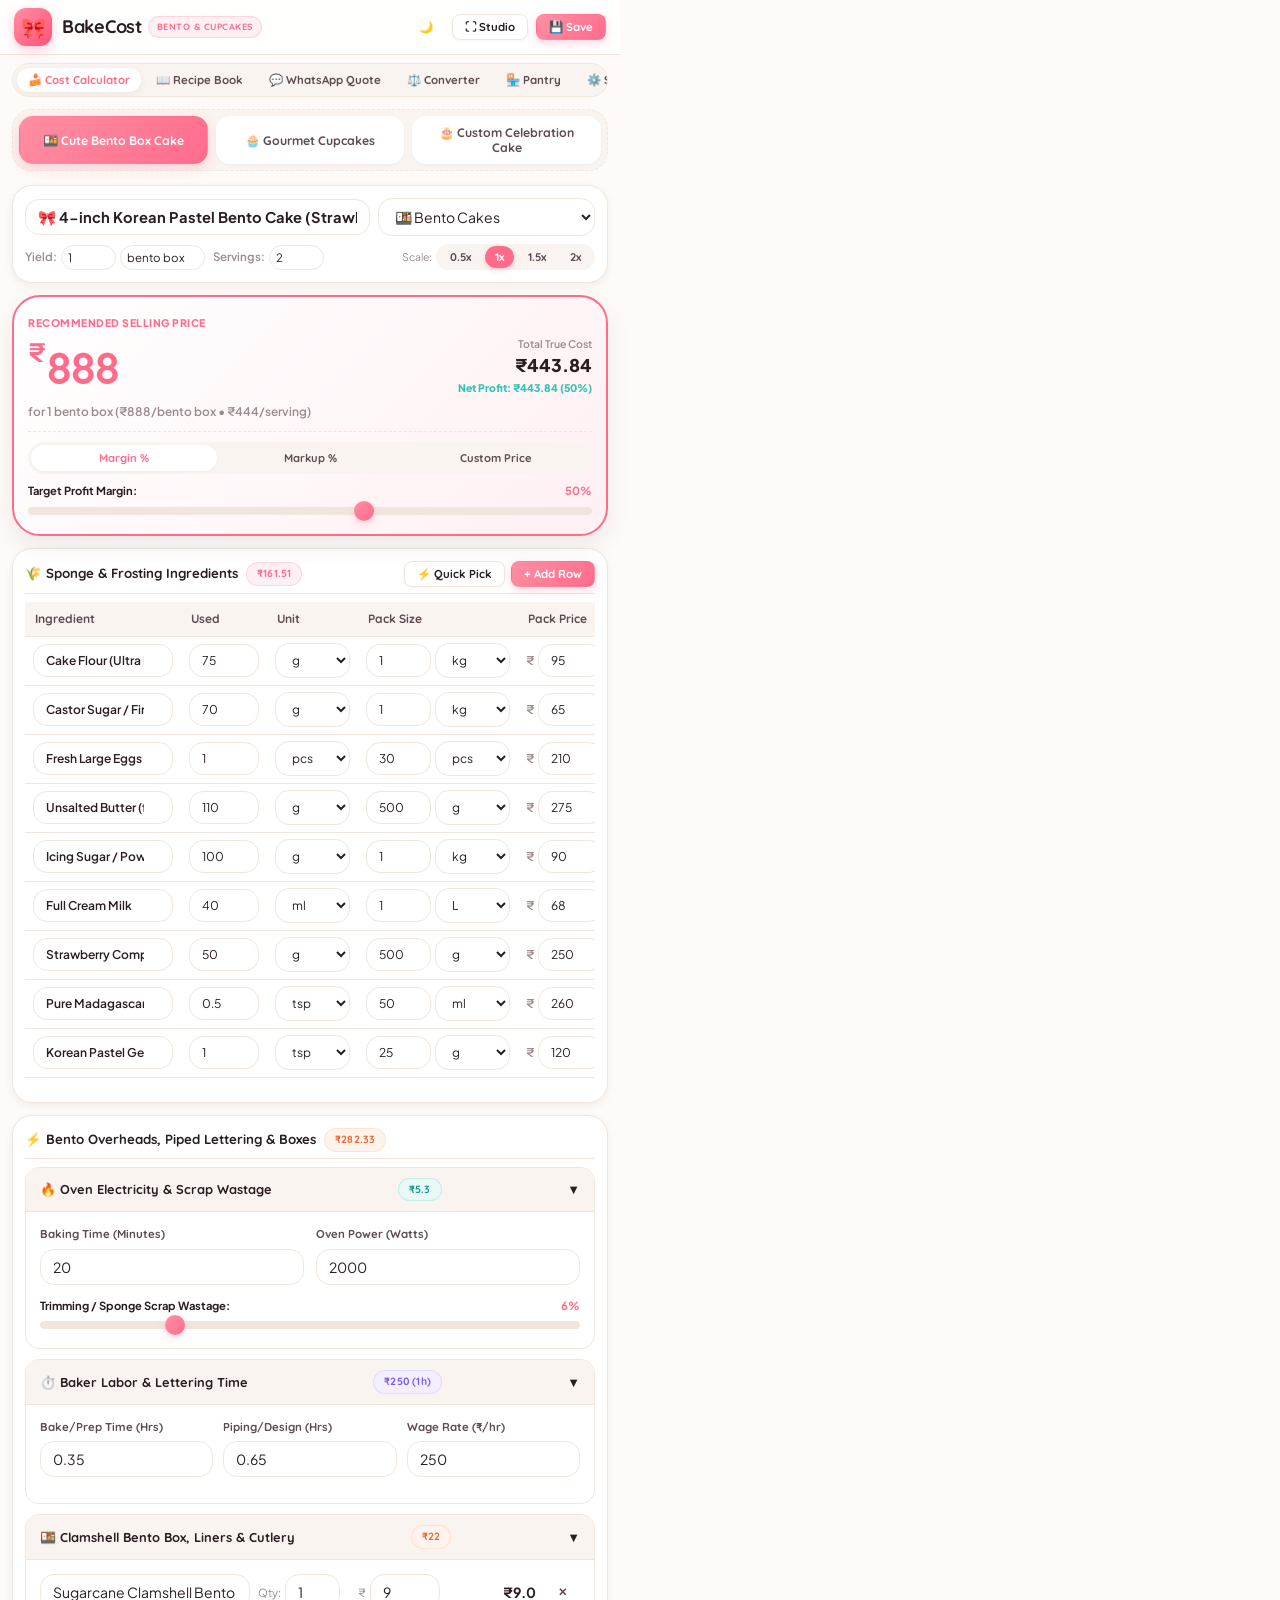
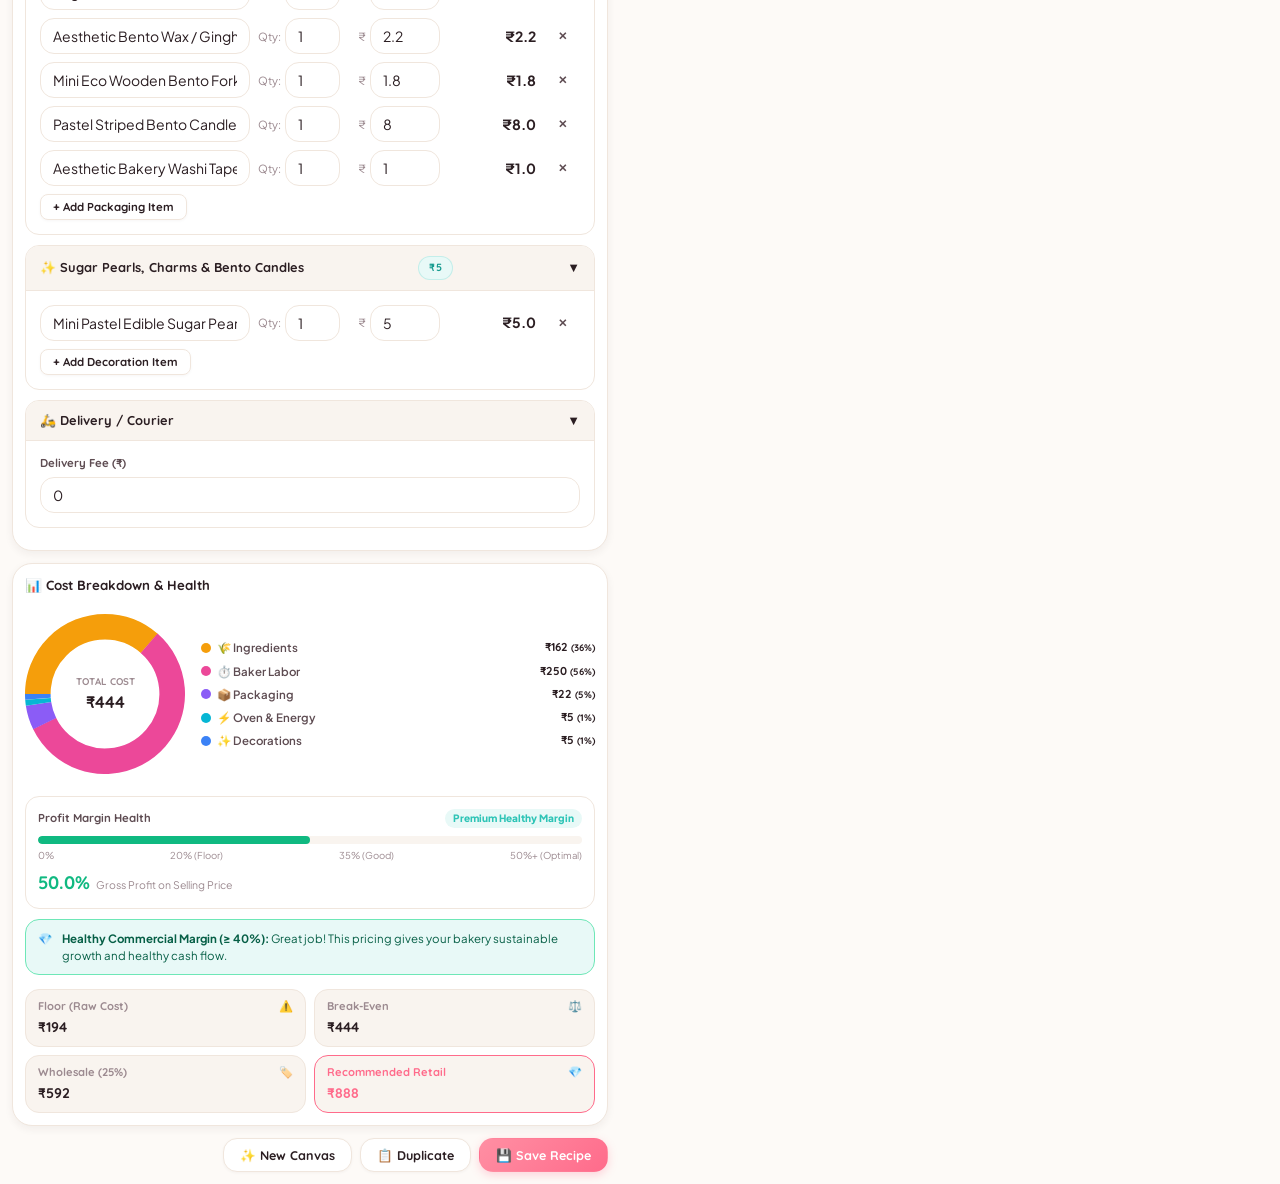
<file: popup.html>
<!DOCTYPE html>
<html lang="en">
<head>
  <meta charset="UTF-8">
  <meta name="viewport" content="width=device-width, initial-scale=1.0">
  <title>BakeCost — Cute Bento & Cupcake Costing Assistant</title>
  <link rel="stylesheet" href="css/style.css">
  <link rel="stylesheet" href="css/components.css">
  <link rel="stylesheet" href="css/animations.css">
  <style>
    body {
      width: 620px;
      min-height: 580px;
      max-height: 600px;
      overflow-y: auto;
    }
  </style>
</head>
<body class="is-popup">
  <div class="app-container">
    <!-- Header -->
    <header class="app-header">
      <div class="brand">
        <div class="brand-icon">🎀</div>
        <div>
          <div class="brand-title">
            BakeCost
            <span class="brand-badge">BENTO & CUPCAKES</span>
          </div>
        </div>
      </div>
      
      <div class="header-actions">
        <button type="button" class="btn btn-ghost btn-sm btn-icon" id="theme-toggle-btn" title="Toggle Theme">🌙</button>
        <button type="button" class="btn btn-secondary btn-sm" id="btn-open-full-tab" title="Open Full Dashboard Studio">⛶ Studio</button>
        <button type="button" class="btn btn-primary btn-sm btn-save-recipe">💾 Save</button>
      </div>
    </header>

    <!-- Nav Bar -->
    <div style="padding: 8px 12px 0 12px;">
      <nav class="nav-tabs">
        <button class="nav-tab-btn active" data-tab="studio">🍰 Cost Calculator</button>
        <button class="nav-tab-btn" data-tab="recipes">📖 Recipe Book</button>
        <button class="nav-tab-btn" data-tab="quotes">💬 WhatsApp Quote</button>
        <button class="nav-tab-btn" data-tab="converter">⚖️ Converter</button>
        <button class="nav-tab-btn" data-tab="pantry">🏪 Pantry</button>
        <button class="nav-tab-btn" data-tab="settings">⚙️ Settings</button>
      </nav>
    </div>

    <!-- Main Body Panels -->
    <main class="app-main">
      
      <!-- TAB 1: STUDIO / COST CALCULATOR -->
      <section id="tab-studio" class="tab-panel active">
        
        <!-- Style Switcher Presets -->
        <div class="style-preset-selector">
          <button type="button" class="style-preset-btn active" data-style="bento">🍱 Cute Bento Box Cake</button>
          <button type="button" class="style-preset-btn" data-style="cupcakes">🧁 Gourmet Cupcakes</button>
          <button type="button" class="style-preset-btn" data-style="celebration">🎂 Custom Celebration Cake</button>
        </div>

        <!-- Top Recipe Details -->
        <div class="card" style="margin-bottom: 12px; padding: 12px;">
          <div style="display: flex; gap: 8px; align-items: center; margin-bottom: 8px;">
            <input type="text" id="recipe-name-input" class="form-control" style="font-weight: 700; font-size: 1.05rem; flex: 2;" placeholder="Recipe Name (e.g. 4-inch Bento Cake)">
            <select id="recipe-category-select" class="form-control" style="flex: 1.2;">
              <option value="Bento Cakes">🍱 Bento Cakes</option>
              <option value="Cupcakes">🧁 Cupcakes</option>
              <option value="Cakes">🎂 Handcrafted Cakes</option>
              <option value="Brownies">🍫 Brownies</option>
              <option value="Cookies">🍪 Cookies</option>
              <option value="Custom">✨ Custom Bakes</option>
            </select>
          </div>

          <div style="display: flex; gap: 8px; align-items: center; font-size: 0.82rem;">
            <div style="display: flex; align-items: center; gap: 4px;">
              <span style="color: var(--text-muted); font-weight: 600;">Yield:</span>
              <input type="number" step="any" min="0.1" id="recipe-yield-amount" class="form-control" value="1" style="width: 55px; padding: 4px 6px;">
              <input type="text" id="recipe-yield-unit" class="form-control" value="bento box" style="width: 85px; padding: 4px 6px;">
            </div>

            <div style="display: flex; align-items: center; gap: 4px;">
              <span style="color: var(--text-muted); font-weight: 600;">Servings:</span>
              <input type="number" min="1" id="recipe-servings-count" class="form-control" value="2" style="width: 55px; padding: 4px 6px;">
            </div>

            <!-- Batch Scaling -->
            <div style="display: flex; align-items: center; gap: 4px; margin-left: auto;">
              <span style="color: var(--text-muted); font-size: 0.75rem;">Scale:</span>
              <div class="scale-bar" style="margin-bottom: 0; padding: 2px 4px;">
                <button type="button" class="scale-btn" data-scale="0.5">0.5x</button>
                <button type="button" class="scale-btn active" data-scale="1">1x</button>
                <button type="button" class="scale-btn" data-scale="1.5">1.5x</button>
                <button type="button" class="scale-btn" data-scale="2">2x</button>
              </div>
            </div>
          </div>
        </div>

        <!-- Live Price Banner -->
        <div class="pricing-hero-card" style="margin-bottom: 12px; padding: 14px;">
          <div style="display: flex; justify-content: space-between; align-items: center;">
            <div>
              <span style="font-size: 0.75rem; font-weight: 800; color: var(--primary); text-transform: uppercase; letter-spacing: 0.5px;">Recommended Selling Price</span>
              <div class="selling-price-display" style="margin: 2px 0; text-align: left;">
                <span class="price-currency">₹</span>
                <span class="price-number" id="hero-selling-price">0</span>
              </div>
              <div id="hero-price-unit-sub" class="price-unit-sub"></div>
            </div>

            <div style="text-align: right;">
              <div style="font-size: 0.75rem; color: var(--text-muted); font-weight: 600;">Total True Cost</div>
              <div id="stat-total-cost" style="font-size: 1.25rem; font-weight: 800;">₹0.00</div>
              <div style="font-size: 0.75rem; color: var(--bento-mint); font-weight: 800; margin-top: 2px;">
                Net Profit: <span id="stat-net-profit">₹0.00</span>
              </div>
            </div>
          </div>

          <!-- Profit Strategy Controls -->
          <div style="margin-top: 10px; border-top: 1px dashed var(--border-color); padding-top: 10px;">
            <div class="strategy-tabs" style="margin-bottom: 8px;">
              <button type="button" class="strategy-tab active" data-strategy="margin">Margin %</button>
              <button type="button" class="strategy-tab" data-strategy="markup">Markup %</button>
              <button type="button" class="strategy-tab" data-strategy="custom">Custom Price</button>
            </div>

            <div id="strategy-margin-group">
              <div style="display: flex; justify-content: space-between; font-size: 0.8rem; font-weight: 700;">
                <span>Target Profit Margin:</span>
                <span id="margin-slider-value" style="color: var(--primary);">50%</span>
              </div>
              <input type="range" id="margin-slider" class="range-slider" min="5" max="80" value="50" step="1">
            </div>

            <div id="strategy-markup-group" style="display: none;">
              <div style="display: flex; justify-content: space-between; font-size: 0.8rem; font-weight: 700;">
                <span>Target Markup on Cost:</span>
                <span id="markup-slider-value" style="color: var(--primary);">100%</span>
              </div>
              <input type="range" id="markup-slider" class="range-slider" min="10" max="250" value="100" step="5">
            </div>

            <div id="strategy-custom-group" style="display: none;">
              <div style="display: flex; align-items: center; gap: 8px;">
                <span style="font-size: 0.8rem; font-weight: 700;">Enter Fixed Price:</span>
                <input type="number" id="custom-price-input" class="form-control" style="width: 120px;" placeholder="₹0">
              </div>
            </div>
          </div>
        </div>

        <!-- Ingredients Table Card -->
        <div class="card" style="margin-bottom: 12px; padding: 12px;">
          <div class="card-header" style="margin-bottom: 8px; padding-bottom: 6px;">
            <div class="card-title" style="font-size: 0.95rem;">
              <span>🌾 Sponge & Frosting Ingredients</span>
              <span class="badge badge-primary" id="stat-ingredients-cost">₹0.00</span>
            </div>
            <div style="display: flex; gap: 6px;">
              <button type="button" class="btn btn-secondary btn-sm" id="btn-pantry-picker">⚡ Quick Pick</button>
              <button type="button" class="btn btn-primary btn-sm" id="btn-add-ingredient">+ Add Row</button>
            </div>
          </div>

          <div class="ingredient-table-wrapper">
            <table class="ingredient-table">
              <thead>
                <tr>
                  <th>Ingredient</th>
                  <th>Used</th>
                  <th>Unit</th>
                  <th>Pack Size</th>
                  <th>Pack Price</th>
                  <th class="text-right">Cost</th>
                  <th></th>
                </tr>
              </thead>
              <tbody id="ingredients-table-body"></tbody>
            </table>
          </div>
        </div>

        <!-- Overheads, Baking Energy, Labor & Bento Packaging Accordion -->
        <div class="card" style="margin-bottom: 12px; padding: 12px;">
          <div class="card-header" style="margin-bottom: 8px; padding-bottom: 6px;">
            <div class="card-title" style="font-size: 0.95rem;">
              <span>⚡ Bento Overheads, Piped Lettering & Boxes</span>
              <span class="badge badge-peach" id="stat-overhead-cost">₹0.00</span>
            </div>
          </div>

          <!-- Overhead 1: Baking Energy & Wastage -->
          <div class="overhead-section">
            <div class="overhead-header">
              <span>🔥 Oven Electricity & Scrap Wastage</span>
              <span class="badge badge-mint" id="energy-cost-badge">₹0.0</span>
              <span class="toggle-icon">▼</span>
            </div>
            <div class="overhead-content">
              <div class="overhead-grid-2">
                <div class="form-group">
                  <label class="form-label">Baking Time (Minutes)</label>
                  <input type="number" id="overhead-bake-time" class="form-control" value="20">
                </div>
                <div class="form-group">
                  <label class="form-label">Oven Power (Watts)</label>
                  <input type="number" id="overhead-oven-watt" class="form-control" value="2000">
                </div>
              </div>
              <div class="form-group" style="margin-bottom: 0;">
                <div style="display: flex; justify-content: space-between; font-size: 0.8rem; font-weight: 700;">
                  <span>Trimming / Sponge Scrap Wastage:</span>
                  <span id="overhead-wastage-val" style="color: var(--primary);">6%</span>
                </div>
                <input type="range" id="overhead-wastage" class="range-slider" min="0" max="25" value="6" step="1">
              </div>
            </div>
          </div>

          <!-- Overhead 2: Baker's Labor & Piping Wage -->
          <div class="overhead-section">
            <div class="overhead-header">
              <span>⏱️ Baker Labor & Lettering Time</span>
              <span class="badge badge-lavender" id="labor-cost-badge">₹0</span>
              <span class="toggle-icon">▼</span>
            </div>
            <div class="overhead-content">
              <div class="overhead-grid-3">
                <div class="form-group">
                  <label class="form-label">Bake/Prep Time (Hrs)</label>
                  <input type="number" step="0.25" id="overhead-prep-time" class="form-control" value="0.35">
                </div>
                <div class="form-group">
                  <label class="form-label">Piping/Design (Hrs)</label>
                  <input type="number" step="0.25" id="overhead-dec-time" class="form-control" value="0.65">
                </div>
                <div class="form-group">
                  <label class="form-label">Wage Rate (₹/hr)</label>
                  <input type="number" id="overhead-labor-rate" class="form-control" value="250">
                </div>
              </div>
            </div>
          </div>

          <!-- Overhead 3: Bento & Cupcake Packaging -->
          <div class="overhead-section">
            <div class="overhead-header">
              <span>🍱 Clamshell Bento Box, Liners & Cutlery</span>
              <span class="badge badge-peach" id="pkg-cost-badge">₹0</span>
              <span class="toggle-icon">▼</span>
            </div>
            <div class="overhead-content">
              <div id="packaging-list-container"></div>
              <button type="button" class="btn btn-secondary btn-sm" id="btn-add-pkg">+ Add Packaging Item</button>
            </div>
          </div>

          <!-- Overhead 4: Decorations & Pearls -->
          <div class="overhead-section">
            <div class="overhead-header">
              <span>✨ Sugar Pearls, Charms & Bento Candles</span>
              <span class="badge badge-mint" id="dec-cost-badge">₹0</span>
              <span class="toggle-icon">▼</span>
            </div>
            <div class="overhead-content">
              <div id="decorations-list-container"></div>
              <button type="button" class="btn btn-secondary btn-sm" id="btn-add-dec">+ Add Decoration Item</button>
            </div>
          </div>

          <!-- Overhead 5: Delivery -->
          <div class="overhead-section">
            <div class="overhead-header">
              <span>🛵 Delivery / Courier</span>
              <span class="toggle-icon">▼</span>
            </div>
            <div class="overhead-content">
              <div class="form-group" style="margin-bottom: 0;">
                <label class="form-label">Delivery Fee (₹)</label>
                <input type="number" id="overhead-delivery-cost" class="form-control" value="0" placeholder="0.00">
              </div>
            </div>
          </div>
        </div>

        <!-- Visualizer & Health Diagnostic Card -->
        <div class="card" style="margin-bottom: 12px; padding: 12px;">
          <div class="card-title" style="font-size: 0.95rem; margin-bottom: 8px;">📊 Cost Breakdown & Health</div>
          
          <div id="cost-donut-container"></div>
          <div id="margin-gauge-container"></div>
          <div id="business-insights-container"></div>

          <!-- Tiered Pricing Grid -->
          <div class="tiered-price-grid">
            <div class="tier-card">
              <div class="tier-title"><span>Floor (Raw Cost)</span> <span>⚠️</span></div>
              <div class="tier-price" id="tier-floor-price">₹0</div>
            </div>
            <div class="tier-card">
              <div class="tier-title"><span>Break-Even</span> <span>⚖️</span></div>
              <div class="tier-price" id="tier-breakeven-price">₹0</div>
            </div>
            <div class="tier-card">
              <div class="tier-title"><span>Wholesale (25%)</span> <span>🏷️</span></div>
              <div class="tier-price" id="tier-wholesale-price">₹0</div>
            </div>
            <div class="tier-card" style="border-color: var(--primary);">
              <div class="tier-title" style="color: var(--primary);"><span>Recommended Retail</span> <span>💎</span></div>
              <div class="tier-price" id="tier-retail-price" style="color: var(--primary);">₹0</div>
            </div>
          </div>
        </div>

        <!-- Bottom Action Bar -->
        <div style="display: flex; gap: 8px; justify-content: flex-end;">
          <button type="button" class="btn btn-secondary" id="btn-new-recipe">✨ New Canvas</button>
          <button type="button" class="btn btn-secondary" id="btn-duplicate-recipe">📋 Duplicate</button>
          <button type="button" class="btn btn-primary btn-save-recipe">💾 Save Recipe</button>
        </div>
      </section>

      <!-- TAB 2: RECIPE BOOK -->
      <section id="tab-recipes" class="tab-panel">
        <div class="card" style="margin-bottom: 12px; padding: 12px;">
          <div style="display: flex; gap: 8px; align-items: center;">
            <input type="text" id="search-recipes-input" class="form-control" placeholder="🔍 Search bento cakes & cupcakes...">
            <button type="button" class="btn btn-primary btn-sm" id="btn-new-recipe-tab">+ New</button>
          </div>
        </div>
        <div class="recipe-book-grid" id="recipes-grid-container"></div>
      </section>

      <!-- TAB 3: WHATSAPP QUOTE & INVOICE -->
      <section id="tab-quotes" class="tab-panel">
        <div class="card" style="margin-bottom: 12px; padding: 12px;">
          <div class="card-title" style="font-size: 0.95rem; margin-bottom: 10px;">💬 Client Order Quotation</div>
          
          <div class="overhead-grid-2" style="margin-bottom: 10px;">
            <div class="form-group">
              <label class="form-label">Client Name</label>
              <input type="text" id="quote-client-name" class="form-control" placeholder="e.g. Jenny Kim">
            </div>
            <div class="form-group">
              <label class="form-label">Delivery Date & Time</label>
              <input type="text" id="quote-delivery-date" class="form-control" placeholder="e.g. Saturday, 5 PM">
            </div>
          </div>

          <div class="form-group">
            <label class="form-label">💌 Custom Piped Lettering / Message on Bento Cake</label>
            <textarea id="quote-notes" class="form-control" rows="2" placeholder="e.g. 'Happy 21st Minji' in pastel lavender with vintage shell border."></textarea>
          </div>

          <div style="margin-top: 14px;">
            <label class="form-label">WhatsApp DM Formatted Text Preview</label>
            <div id="whatsapp-preview-box" class="whatsapp-chat-preview"></div>
          </div>

          <div style="display: flex; gap: 8px; margin-top: 12px; flex-wrap: wrap;">
            <button type="button" class="btn btn-success" id="btn-copy-whatsapp">📋 Copy WhatsApp DM</button>
            <button type="button" class="btn btn-secondary" id="btn-print-client-quote">🖨️ Official Client Quote</button>
            <button type="button" class="btn btn-secondary" id="btn-print-cost-sheet">📄 Master Cost Sheet</button>
          </div>
        </div>
      </section>

      <!-- TAB 4: QUICK UNIT CONVERTER -->
      <section id="tab-converter" class="tab-panel">
        <div class="card" style="padding: 16px;">
          <div class="card-title" style="font-size: 1rem; margin-bottom: 12px;">⚖️ Baker's Smart Unit Converter</div>
          <p style="font-size: 0.82rem; color: var(--text-muted); margin-bottom: 14px;">
            Accurately convert cups, spoons, and milliliters into exact grams adjusted for flour, sugar, butter & cocoa densities.
          </p>

          <div class="form-group">
            <label class="form-label">Select Baking Ingredient for Density</label>
            <select id="conv-ingredient" class="form-control">
              <option value="cake flour">🌾 Cake Flour / Ultra Fine (1 cup = 115g)</option>
              <option value="all purpose flour">🌾 All-Purpose Flour / Maida (1 cup = 125g)</option>
              <option value="granulated sugar">🍬 Castor Sugar (1 cup = 200g)</option>
              <option value="powdered sugar">🍬 Icing / Powdered Sugar (1 cup = 120g)</option>
              <option value="butter">🧈 Butter (1 cup = 227g)</option>
              <option value="cocoa powder">🍫 Cocoa Powder (1 cup = 100g)</option>
              <option value="milk">🥛 Milk / Liquids (1 cup = 240ml)</option>
              <option value="baking powder">🧪 Baking Powder (1 tsp = ~4g)</option>
            </select>
          </div>

          <div class="overhead-grid-3" style="align-items: center;">
            <div class="form-group">
              <label class="form-label">Amount</label>
              <input type="number" id="conv-amount" class="form-control" value="1" step="any">
            </div>

            <div class="form-group">
              <label class="form-label">From Unit</label>
              <select id="conv-from-unit" class="form-control">
                <option value="cup" selected>Cup (cup)</option>
                <option value="tbsp">Tablespoon (tbsp)</option>
                <option value="tsp">Teaspoon (tsp)</option>
                <option value="g">Grams (g)</option>
                <option value="kg">Kilograms (kg)</option>
                <option value="ml">Milliliters (ml)</option>
                <option value="oz">Ounces (oz)</option>
                <option value="lb">Pounds (lb)</option>
              </select>
            </div>

            <div class="form-group">
              <label class="form-label">To Unit</label>
              <select id="conv-to-unit" class="form-control">
                <option value="g" selected>Grams (g)</option>
                <option value="cup">Cup (cup)</option>
                <option value="tbsp">Tablespoon (tbsp)</option>
                <option value="tsp">Teaspoon (tsp)</option>
                <option value="ml">Milliliters (ml)</option>
              </select>
            </div>
          </div>

          <div style="background: var(--primary-subtle); border: 1px solid var(--primary); border-radius: var(--radius-md); padding: 14px; text-align: center; margin-top: 10px;">
            <div style="font-size: 0.8rem; color: var(--primary); font-weight: 700; text-transform: uppercase;">Converted Value</div>
            <div id="conv-result-val" style="font-size: 1.8rem; font-weight: 800; color: var(--primary); font-family: var(--font-heading);">
              115.00 g
            </div>
          </div>
        </div>
      </section>

      <!-- TAB 5: PANTRY MANAGER -->
      <section id="tab-pantry" class="tab-panel">
        <div class="card" style="padding: 12px;">
          <div class="card-header" style="margin-bottom: 8px;">
            <div class="card-title" style="font-size: 0.95rem;">🏪 Bento & Cupcake Pantry Master</div>
            <button type="button" class="btn btn-primary btn-sm" id="btn-add-pantry-custom">+ Custom Item</button>
          </div>
          <input type="text" id="search-pantry-input" class="form-control" style="margin-bottom: 10px;" placeholder="🔍 Search bento supplies, boxes, liners...">
          <div class="ingredient-table-wrapper" style="max-height: 380px;">
            <table class="ingredient-table">
              <thead>
                <tr>
                  <th>Item Name</th>
                  <th>Category</th>
                  <th>Pack Size</th>
                  <th>Unit</th>
                  <th>Price</th>
                  <th></th>
                </tr>
              </thead>
              <tbody id="pantry-manager-tbody"></tbody>
            </table>
          </div>
        </div>
      </section>

      <!-- TAB 6: SETTINGS -->
      <section id="tab-settings" class="tab-panel">
        <div class="card" style="padding: 14px;">
          <div class="card-title" style="font-size: 0.95rem; margin-bottom: 12px;">⚙️ Bakery Business Settings</div>

          <form id="bakery-settings-form">
            <div class="overhead-grid-2">
              <div class="form-group">
                <label class="form-label">Bakery Brand Name</label>
                <input type="text" id="set-bakery-name" class="form-control" required>
              </div>
              <div class="form-group">
                <label class="form-label">Baker / Chef Name</label>
                <input type="text" id="set-baker-name" class="form-control">
              </div>
            </div>

            <div class="overhead-grid-2">
              <div class="form-group">
                <label class="form-label">Phone / WhatsApp</label>
                <input type="text" id="set-contact-phone" class="form-control">
              </div>
              <div class="form-group">
                <label class="form-label">Instagram Handle</label>
                <input type="text" id="set-instagram" class="form-control">
              </div>
            </div>

            <div class="overhead-grid-2">
              <div class="form-group">
                <label class="form-label">Currency Symbol</label>
                <input type="text" id="set-currency-symbol" class="form-control" value="₹">
              </div>
              <div class="form-group">
                <label class="form-label">Currency Code</label>
                <input type="text" id="set-currency-code" class="form-control" value="INR">
              </div>
            </div>

            <div class="overhead-grid-3">
              <div class="form-group">
                <label class="form-label">Electricity Rate / kWh</label>
                <input type="number" step="any" id="set-electricity-rate" class="form-control" value="8">
              </div>
              <div class="form-group">
                <label class="form-label">Default Oven Wattage (W)</label>
                <input type="number" id="set-oven-wattage" class="form-control" value="2000">
              </div>
              <div class="form-group">
                <label class="form-label">Hourly Labor Wage Rate</label>
                <input type="number" id="set-hourly-rate" class="form-control" value="250">
              </div>
            </div>

            <div class="overhead-grid-2">
              <div class="form-group">
                <label class="form-label">Default Wastage Buffer (%)</label>
                <input type="number" id="set-default-wastage" class="form-control" value="6">
              </div>
              <div class="form-group">
                <label class="form-label">Default Target Margin (%)</label>
                <input type="number" id="set-default-margin" class="form-control" value="50">
              </div>
            </div>

            <button type="submit" class="btn btn-primary" style="margin-top: 10px; width: 100%;">Save Bakery Profile ✨</button>
          </form>

          <div style="margin-top: 20px; border-top: 1px solid var(--border-color); padding-top: 14px;">
            <div class="form-label">Data Backup & Restore</div>
            <div style="display: flex; gap: 8px; flex-wrap: wrap; margin-top: 8px;">
              <button type="button" class="btn btn-secondary btn-sm" id="btn-export-backup">📦 Export Backup (JSON)</button>
              <label class="btn btn-secondary btn-sm" style="margin-bottom: 0; cursor: pointer;">
                📥 Import Backup
                <input type="file" id="import-file-input" accept=".json" style="display: none;">
              </label>
              <button type="button" class="btn btn-ghost btn-sm" id="btn-reset-defaults" style="color: #ef4444;">🔄 Reset to Sample Bento Cakes</button>
            </div>
          </div>
        </div>
      </section>

    </main>
  </div>

  <!-- PANTRY PICKER MODAL -->
  <div class="modal-overlay" id="pantry-picker-modal">
    <div class="modal-content">
      <div style="display: flex; justify-content: space-between; align-items: center; margin-bottom: 14px;">
        <h3 style="font-size: 1.1rem;">⚡ Quick Pantry Selector</h3>
        <button type="button" class="btn btn-ghost btn-sm btn-icon" id="btn-close-pantry-modal">✕</button>
      </div>
      <p style="font-size: 0.8rem; color: var(--text-muted); margin-bottom: 12px;">Click to immediately add bento boxes, tulip liners, and ingredients with saved pack rates into your recipe.</p>
      <div id="modal-pantry-list" style="max-height: 360px; overflow-y: auto;"></div>
    </div>
  </div>

  <!-- JavaScript Modules -->
  <script src="js/units.js"></script>
  <script src="js/pantry.js"></script>
  <script src="js/storage.js"></script>
  <script src="js/calculator.js"></script>
  <script src="js/visualizer.js"></script>
  <script src="js/quote-generator.js"></script>
  <script src="js/app.js"></script>
  <script>
    document.getElementById('btn-open-full-tab')?.addEventListener('click', () => {
      if (typeof chrome !== 'undefined' && chrome.tabs && chrome.tabs.create) {
        chrome.tabs.create({ url: 'dashboard.html' });
      } else {
        window.open('dashboard.html', '_blank');
      }
    });

    document.getElementById('btn-new-recipe-tab')?.addEventListener('click', () => {
      App.createNewRecipe('bento');
      App.switchTab('studio');
      App.renderStudio();
    });
  </script>
</body>
</html>
</file>
<file: css/style.css>
/* ==========================================================================
   BakeCost - Cute Bento Cake & Gourmet Cupcake Pastel Design System
   ========================================================================== */

@import url('https://fonts.googleapis.com/css2?family=Plus+Jakarta+Sans:wght@400;500;600;700;800&family=Quicksand:wght@500;600;700&family=Outfit:wght@400;500;600;700;800&display=swap');

:root {
  /* Cute Pastel & Bento Aesthetic Color Palette */
  --primary: #ff6b8b;
  --primary-hover: #ff5277;
  --primary-active: #e63960;
  --primary-subtle: #fff0f4;
  --primary-glow: rgba(255, 107, 139, 0.28);

  /* Kawaii Bento & Cupcake Pastels */
  --bento-pink: #ff8fa3;
  --bento-pink-bg: #fff0f3;
  --bento-lavender: #a388ee;
  --bento-lavender-bg: #f3effe;
  --bento-peach: #ff9f76;
  --bento-peach-bg: #fff3ec;
  --bento-mint: #2ec4b6;
  --bento-mint-bg: #e8f9f7;
  --bento-butter: #f9c74f;
  --bento-butter-bg: #fef9ea;
  --bento-sky: #4ea8de;
  --bento-sky-bg: #eaf4fc;
  --bento-matcha: #68b684;
  --bento-matcha-bg: #eef7f1;

  /* Theme Backgrounds */
  --bg-app: #fdfaf7;
  --bg-card: #ffffff;
  --bg-card-hover: #ffffff;
  --bg-subtle: #f9f4ef;
  --bg-input: #ffffff;
  --border-color: #f0e6dd;
  --border-focus: #ff6b8b;
  --text-main: #2b1e22;
  --text-secondary: #5e4c52;
  --text-muted: #9c8a90;
  --text-inverse: #ffffff;

  /* Shadows */
  --shadow-xs: 0 1px 3px rgba(43, 30, 34, 0.04);
  --shadow-sm: 0 3px 8px rgba(43, 30, 34, 0.06);
  --shadow-md: 0 10px 24px rgba(43, 30, 34, 0.08);
  --shadow-lg: 0 18px 40px rgba(43, 30, 34, 0.12);
  --shadow-glow: 0 8px 25px rgba(255, 107, 139, 0.25);

  /* Soft Bubble Radii */
  --radius-sm: 8px;
  --radius-md: 14px;
  --radius-lg: 20px;
  --radius-xl: 28px;
  --radius-full: 9999px;

  /* Typography */
  --font-heading: 'Quicksand', 'Outfit', sans-serif;
  --font-body: 'Plus Jakarta Sans', sans-serif;

  /* Glassmorphism */
  --glass-bg: rgba(255, 255, 255, 0.88);
  --glass-border: rgba(255, 255, 255, 0.7);
  --glass-blur: blur(14px);

  /* Transitions */
  --transition-fast: 0.15s cubic-bezier(0.34, 1.56, 0.64, 1);
  --transition-normal: 0.25s cubic-bezier(0.34, 1.56, 0.64, 1);
}

/* Dark Kawaii Bento Theme */
[data-theme="dark"] {
  --bg-app: #181215;
  --bg-card: #241b20;
  --bg-card-hover: #2b2026;
  --bg-subtle: #30232b;
  --bg-input: #1e151b;
  --border-color: #3e2d37;
  --border-focus: #ff7594;
  --text-main: #fdf8fa;
  --text-secondary: #e0d0d6;
  --text-muted: #a49198;
  --text-inverse: #181215;

  --primary-subtle: #421e29;
  --bento-pink-bg: #441d27;
  --bento-lavender-bg: #2d2244;
  --bento-peach-bg: #3d2216;
  --bento-mint-bg: #14332f;
  --bento-butter-bg: #3b2d10;
  --bento-sky-bg: #132a3d;
  --bento-matcha-bg: #193121;

  --shadow-xs: 0 1px 3px rgba(0, 0, 0, 0.3);
  --shadow-sm: 0 4px 10px rgba(0, 0, 0, 0.45);
  --shadow-md: 0 12px 28px rgba(0, 0, 0, 0.6);
  --shadow-lg: 0 22px 48px rgba(0, 0, 0, 0.75);
  --shadow-glow: 0 8px 25px rgba(255, 107, 139, 0.35);

  --glass-bg: rgba(36, 27, 32, 0.9);
  --glass-border: rgba(255, 255, 255, 0.08);
}

/* Base Reset */
*, *::before, *::after {
  box-sizing: border-box;
  margin: 0;
  padding: 0;
}

html {
  font-size: 14px;
  scroll-behavior: smooth;
}

body {
  font-family: var(--font-body);
  background-color: var(--bg-app);
  color: var(--text-main);
  line-height: 1.5;
  -webkit-font-smoothing: antialiased;
  -moz-osx-font-smoothing: grayscale;
  min-height: 100vh;
  display: flex;
  flex-direction: column;
}

h1, h2, h3, h4, h5, h6 {
  font-family: var(--font-heading);
  font-weight: 700;
  color: var(--text-main);
  line-height: 1.3;
}

a {
  color: var(--primary);
  text-decoration: none;
  transition: color var(--transition-fast);
}

a:hover {
  color: var(--primary-hover);
}

button, input, select, textarea {
  font-family: inherit;
  font-size: inherit;
  color: inherit;
}

/* Scrollbars */
::-webkit-scrollbar {
  width: 6px;
  height: 6px;
}

::-webkit-scrollbar-track {
  background: var(--bg-app);
}

::-webkit-scrollbar-thumb {
  background: var(--border-color);
  border-radius: var(--radius-full);
}

::-webkit-scrollbar-thumb:hover {
  background: var(--text-muted);
}

/* Layout Containers */
.app-container {
  display: flex;
  flex-direction: column;
  min-height: 100vh;
}

/* Top App Header */
.app-header {
  background: var(--glass-bg);
  backdrop-filter: var(--glass-blur);
  -webkit-backdrop-filter: var(--glass-blur);
  border-bottom: 1px solid var(--border-color);
  padding: 10px 22px;
  position: sticky;
  top: 0;
  z-index: 100;
  display: flex;
  align-items: center;
  justify-content: space-between;
  gap: 16px;
}

.brand {
  display: flex;
  align-items: center;
  gap: 10px;
  user-select: none;
}

.brand-icon {
  width: 38px;
  height: 38px;
  border-radius: 12px;
  background: linear-gradient(135deg, #ff8fa3, #ff5277);
  display: flex;
  align-items: center;
  justify-content: center;
  font-size: 20px;
  box-shadow: 0 4px 12px rgba(255, 107, 139, 0.35);
  color: #fff;
  transition: transform 0.2s ease;
}

.brand-icon:hover {
  transform: rotate(-8deg) scale(1.08);
}

.brand-title {
  font-size: 1.3rem;
  font-weight: 800;
  font-family: var(--font-heading);
  letter-spacing: -0.3px;
  color: var(--text-main);
  display: flex;
  align-items: center;
  gap: 6px;
}

.brand-badge {
  font-size: 0.65rem;
  padding: 3px 8px;
  border-radius: var(--radius-full);
  background: var(--bento-pink-bg);
  color: var(--primary);
  font-weight: 800;
  text-transform: uppercase;
  letter-spacing: 0.5px;
  border: 1px solid rgba(255, 107, 139, 0.2);
}

.header-actions {
  display: flex;
  align-items: center;
  gap: 8px;
}

/* Navigation Tabs Bar */
.nav-tabs {
  display: flex;
  align-items: center;
  gap: 4px;
  background: var(--bg-subtle);
  padding: 4px;
  border-radius: var(--radius-full);
  border: 1px solid var(--border-color);
  overflow-x: auto;
}

.nav-tab-btn {
  display: flex;
  align-items: center;
  gap: 6px;
  padding: 6px 14px;
  border-radius: var(--radius-full);
  border: none;
  background: transparent;
  color: var(--text-secondary);
  font-weight: 700;
  font-family: var(--font-heading);
  font-size: 0.88rem;
  cursor: pointer;
  white-space: nowrap;
  transition: all var(--transition-fast);
}

.nav-tab-btn:hover {
  color: var(--text-main);
  background: rgba(255, 107, 139, 0.08);
}

.nav-tab-btn.active {
  background: var(--bg-card);
  color: var(--primary);
  box-shadow: var(--shadow-sm);
}

/* Main Content Area */
.app-main {
  flex: 1;
  padding: 20px;
  max-width: 1420px;
  width: 100%;
  margin: 0 auto;
}

/* Tab Panels */
.tab-panel {
  display: none;
}

.tab-panel.active {
  display: block;
  animation: fadeIn 0.25s ease-out;
}

/* Extension Popup Compact Tweaks */
body.is-popup {
  width: 620px;
  min-height: 580px;
  max-height: 600px;
  overflow-y: auto;
}

body.is-popup .app-main {
  padding: 12px;
}

body.is-popup .app-header {
  padding: 8px 14px;
}

body.is-popup .nav-tab-btn {
  padding: 5px 11px;
  font-size: 0.82rem;
}
</file>
<file: css/components.css>
/* ==========================================================================
   BakeCost - Cute Bento & Cupcake UI Components, Styles & Presets
   ========================================================================== */

/* Quick Style Preset Switcher Bar */
.style-preset-selector {
  display: flex;
  gap: 8px;
  background: var(--bg-subtle);
  padding: 6px;
  border-radius: var(--radius-lg);
  border: 1px dashed var(--border-color);
  margin-bottom: 14px;
}

.style-preset-btn {
  flex: 1;
  display: flex;
  align-items: center;
  justify-content: center;
  gap: 6px;
  padding: 8px 12px;
  border-radius: var(--radius-md);
  border: 1px solid transparent;
  background: var(--bg-card);
  font-family: var(--font-heading);
  font-weight: 700;
  font-size: 0.88rem;
  color: var(--text-secondary);
  cursor: pointer;
  transition: all var(--transition-fast);
  box-shadow: var(--shadow-xs);
}

.style-preset-btn:hover {
  transform: translateY(-2px);
  color: var(--primary);
  border-color: var(--primary-glow);
}

.style-preset-btn.active {
  background: linear-gradient(135deg, var(--bento-pink), var(--primary));
  color: #ffffff;
  box-shadow: 0 4px 12px var(--primary-glow);
}

/* Buttons */
.btn {
  display: inline-flex;
  align-items: center;
  justify-content: center;
  gap: 6px;
  padding: 8px 16px;
  border-radius: var(--radius-md);
  font-family: var(--font-heading);
  font-weight: 700;
  font-size: 0.9rem;
  border: 1px solid transparent;
  cursor: pointer;
  transition: all var(--transition-fast);
  user-select: none;
}

.btn:active {
  transform: scale(0.96);
}

.btn-primary {
  background: linear-gradient(135deg, var(--bento-pink), var(--primary));
  color: #ffffff;
  box-shadow: 0 3px 10px var(--primary-glow);
}

.btn-primary:hover {
  background: linear-gradient(135deg, var(--primary), var(--primary-hover));
  box-shadow: 0 6px 16px var(--primary-glow);
  transform: translateY(-1px);
}

.btn-secondary {
  background: var(--bg-card);
  color: var(--text-main);
  border-color: var(--border-color);
  box-shadow: var(--shadow-xs);
}

.btn-secondary:hover {
  background: var(--bg-subtle);
  border-color: var(--primary);
  color: var(--primary);
}

.btn-success {
  background: linear-gradient(135deg, #34d399, #10b981);
  color: #ffffff;
  box-shadow: 0 3px 10px rgba(16, 185, 129, 0.25);
}

.btn-success:hover {
  background: #059669;
  transform: translateY(-1px);
}

.btn-ghost {
  background: transparent;
  color: var(--text-secondary);
}

.btn-ghost:hover {
  background: var(--bg-subtle);
  color: var(--primary);
}

.btn-icon {
  width: 36px;
  height: 36px;
  padding: 0;
  border-radius: var(--radius-md);
}

.btn-sm {
  padding: 5px 12px;
  font-size: 0.82rem;
  border-radius: var(--radius-sm);
}

.btn-lg {
  padding: 12px 24px;
  font-size: 1.05rem;
  border-radius: var(--radius-lg);
}

/* Cute Pastel Badges */
.badge {
  display: inline-flex;
  align-items: center;
  gap: 4px;
  padding: 3px 10px;
  border-radius: var(--radius-full);
  font-size: 0.75rem;
  font-weight: 700;
  font-family: var(--font-heading);
  letter-spacing: 0.2px;
}

.badge-primary { background: var(--bento-pink-bg); color: var(--primary); border: 1px solid rgba(255, 107, 139, 0.2); }
.badge-lavender { background: var(--bento-lavender-bg); color: #7c5ce9; border: 1px solid rgba(163, 136, 238, 0.2); }
.badge-peach { background: var(--bento-peach-bg); color: #e86a33; border: 1px solid rgba(255, 159, 118, 0.2); }
.badge-mint { background: var(--bento-mint-bg); color: #169b8f; border: 1px solid rgba(46, 196, 182, 0.2); }
.badge-butter { background: var(--bento-butter-bg); color: #c48805; border: 1px solid rgba(249, 199, 79, 0.3); }
.badge-matcha { background: var(--bento-matcha-bg); color: #43875b; border: 1px solid rgba(104, 182, 132, 0.2); }
.badge-danger { background: #fee2e2; color: #b91c1c; border: 1px solid #fca5a5; }

/* Cards & Bento Boxes */
.card {
  background: var(--bg-card);
  border: 1px solid var(--border-color);
  border-radius: var(--radius-lg);
  padding: 18px;
  box-shadow: var(--shadow-sm);
  transition: all var(--transition-normal);
}

.card:hover {
  box-shadow: var(--shadow-md);
}

.card-header {
  display: flex;
  align-items: center;
  justify-content: space-between;
  margin-bottom: 14px;
  padding-bottom: 10px;
  border-bottom: 1px solid var(--border-color);
}

.card-title {
  font-size: 1.1rem;
  font-weight: 700;
  font-family: var(--font-heading);
  display: flex;
  align-items: center;
  gap: 8px;
}

.card-subtitle {
  font-size: 0.82rem;
  color: var(--text-muted);
  margin-top: 2px;
}

/* Studio Layout */
.studio-grid {
  display: grid;
  grid-template-columns: 1.4fr 1fr;
  gap: 20px;
  align-items: start;
}

@media (max-width: 1024px) {
  .studio-grid {
    grid-template-columns: 1fr;
  }
}

/* Forms & Inputs */
.form-group {
  margin-bottom: 12px;
}

.form-label {
  display: block;
  font-size: 0.82rem;
  font-weight: 700;
  font-family: var(--font-heading);
  color: var(--text-secondary);
  margin-bottom: 5px;
}

.form-control {
  width: 100%;
  padding: 8px 12px;
  border-radius: var(--radius-md);
  border: 1px solid var(--border-color);
  background: var(--bg-input);
  color: var(--text-main);
  outline: none;
  transition: all var(--transition-fast);
}

.form-control:focus {
  border-color: var(--border-focus);
  box-shadow: 0 0 0 3px var(--primary-glow);
}

/* Ingredients Table */
.ingredient-table-wrapper {
  overflow-x: auto;
  margin-bottom: 12px;
}

.ingredient-table {
  width: 100%;
  border-collapse: collapse;
  font-size: 0.86rem;
}

.ingredient-table th {
  background: var(--bg-subtle);
  color: var(--text-secondary);
  font-weight: 700;
  font-family: var(--font-heading);
  text-align: left;
  padding: 8px 10px;
  border-bottom: 1px solid var(--border-color);
}

.ingredient-table td {
  padding: 6px 8px;
  border-bottom: 1px solid var(--border-color);
  vertical-align: middle;
}

.ingredient-row:hover {
  background-color: var(--bg-subtle);
}

.ing-name-input { font-weight: 600; min-width: 140px; }
.ing-qty-input { width: 70px; }
.ing-unit-select { width: 75px; }
.ing-pack-input { width: 65px; }
.ing-cost-display { font-weight: 700; color: var(--primary); white-space: nowrap; }

/* Overheads Accordions */
.overhead-section {
  border: 1px solid var(--border-color);
  border-radius: var(--radius-md);
  margin-bottom: 10px;
  overflow: hidden;
  background: var(--bg-card);
}

.overhead-header {
  display: flex;
  align-items: center;
  justify-content: space-between;
  padding: 10px 14px;
  cursor: pointer;
  background: var(--bg-subtle);
  user-select: none;
  font-weight: 700;
  font-family: var(--font-heading);
  font-size: 0.92rem;
}

.overhead-header:hover {
  background: rgba(255, 107, 139, 0.05);
}

.overhead-content {
  padding: 14px;
  border-top: 1px solid var(--border-color);
}

.overhead-grid-2 {
  display: grid;
  grid-template-columns: 1fr 1fr;
  gap: 12px;
}

.overhead-grid-3 {
  display: grid;
  grid-template-columns: 1fr 1fr 1fr;
  gap: 10px;
}

/* Scaling Bar */
.scale-bar {
  display: flex;
  align-items: center;
  gap: 4px;
  background: var(--bg-subtle);
  padding: 4px;
  border-radius: var(--radius-full);
}

.scale-btn {
  padding: 4px 10px;
  border-radius: var(--radius-full);
  border: none;
  background: transparent;
  font-weight: 700;
  font-family: var(--font-heading);
  font-size: 0.8rem;
  cursor: pointer;
  color: var(--text-secondary);
}

.scale-btn.active {
  background: var(--primary);
  color: #fff;
  box-shadow: 0 2px 6px var(--primary-glow);
}

/* Hero Pricing Card */
.pricing-hero-card {
  background: linear-gradient(135deg, var(--bg-card), var(--bento-pink-bg));
  border: 2px solid var(--primary);
  border-radius: var(--radius-xl);
  padding: 20px;
  box-shadow: var(--shadow-md);
  position: relative;
  overflow: hidden;
}

.pricing-hero-badge {
  position: absolute;
  top: 14px;
  right: 14px;
}

.selling-price-display {
  margin: 10px 0;
  text-align: center;
}

.price-currency {
  font-size: 1.8rem;
  font-weight: 700;
  color: var(--primary);
  vertical-align: top;
}

.price-number {
  font-size: 3.2rem;
  font-weight: 800;
  font-family: var(--font-heading);
  color: var(--primary);
  letter-spacing: -1px;
}

.price-unit-sub {
  font-size: 0.85rem;
  color: var(--text-muted);
  font-weight: 600;
}

/* Stat Pill Grid */
.stat-pill-grid {
  display: grid;
  grid-template-columns: 1fr 1fr;
  gap: 10px;
  margin: 14px 0;
}

.stat-pill {
  background: var(--bg-card);
  border: 1px solid var(--border-color);
  padding: 10px 12px;
  border-radius: var(--radius-md);
  display: flex;
  flex-direction: column;
}

.stat-pill-label {
  font-size: 0.72rem;
  color: var(--text-muted);
  font-weight: 700;
  font-family: var(--font-heading);
  text-transform: uppercase;
}

.stat-pill-value {
  font-size: 1.2rem;
  font-weight: 800;
  font-family: var(--font-heading);
  margin-top: 2px;
}

.stat-pill-value.profit-green {
  color: var(--bento-mint);
}

/* Strategy Tabs */
.strategy-tabs {
  display: flex;
  background: var(--bg-subtle);
  padding: 3px;
  border-radius: var(--radius-full);
  margin-bottom: 12px;
}

.strategy-tab {
  flex: 1;
  text-align: center;
  padding: 6px 4px;
  font-size: 0.8rem;
  font-weight: 700;
  font-family: var(--font-heading);
  border-radius: var(--radius-full);
  border: none;
  background: transparent;
  cursor: pointer;
  color: var(--text-secondary);
}

.strategy-tab.active {
  background: var(--bg-card);
  color: var(--primary);
  box-shadow: var(--shadow-xs);
}

/* Sliders */
.range-slider {
  -webkit-appearance: none;
  appearance: none;
  width: 100%;
  height: 8px;
  border-radius: var(--radius-full);
  background: var(--border-color);
  outline: none;
}

.range-slider::-webkit-slider-thumb {
  -webkit-appearance: none;
  appearance: none;
  width: 20px;
  height: 20px;
  border-radius: 50%;
  background: linear-gradient(135deg, var(--bento-pink), var(--primary));
  cursor: pointer;
  box-shadow: 0 3px 8px var(--primary-glow);
  transition: transform var(--transition-fast);
}

.range-slider::-webkit-slider-thumb:hover {
  transform: scale(1.2);
}

/* Tiered Price Comparison Cards */
.tiered-price-grid {
  display: grid;
  grid-template-columns: 1fr 1fr;
  gap: 8px;
  margin-top: 14px;
}

.tier-card {
  padding: 8px 12px;
  background: var(--bg-subtle);
  border: 1px solid var(--border-color);
  border-radius: var(--radius-md);
  font-size: 0.8rem;
}

.tier-title {
  color: var(--text-muted);
  font-weight: 700;
  font-family: var(--font-heading);
  display: flex;
  justify-content: space-between;
}

.tier-price {
  font-size: 1rem;
  font-weight: 800;
  font-family: var(--font-heading);
  color: var(--text-main);
  margin-top: 2px;
}

/* Donut Chart Visualizer */
.donut-chart-wrapper {
  display: flex;
  align-items: center;
  gap: 16px;
  padding: 10px 0;
}

@media (max-width: 480px) {
  .donut-chart-wrapper {
    flex-direction: column;
  }
}

.donut-svg-holder {
  position: relative;
  width: 160px;
  height: 160px;
  flex-shrink: 0;
}

.donut-svg {
  width: 100%;
  height: 100%;
  transform: rotate(-90deg);
}

.donut-center-text {
  position: absolute;
  top: 50%;
  left: 50%;
  transform: translate(-50%, -50%);
  text-align: center;
}

.donut-center-label {
  font-size: 0.7rem;
  color: var(--text-muted);
  text-transform: uppercase;
  font-family: var(--font-heading);
  font-weight: 700;
  display: block;
}

.donut-center-amount {
  font-size: 1.2rem;
  font-weight: 800;
  font-family: var(--font-heading);
  color: var(--text-main);
}

.donut-legend {
  flex: 1;
  display: flex;
  flex-direction: column;
  gap: 6px;
}

.donut-legend-item {
  display: flex;
  align-items: center;
  justify-content: space-between;
  font-size: 0.82rem;
}

.legend-color-dot {
  width: 10px;
  height: 10px;
  border-radius: 50%;
  display: inline-block;
  margin-right: 6px;
}

.legend-name {
  color: var(--text-secondary);
  font-weight: 600;
  flex: 1;
}

.legend-value {
  font-weight: 700;
  font-family: var(--font-heading);
  color: var(--text-main);
}

/* Margin Gauge Component */
.margin-gauge-card {
  padding: 12px;
  background: var(--bg-card);
  border: 1px solid var(--border-color);
  border-radius: var(--radius-md);
  margin-top: 12px;
}

.gauge-header {
  display: flex;
  justify-content: space-between;
  align-items: center;
  margin-bottom: 8px;
}

.gauge-title {
  font-size: 0.82rem;
  font-weight: 700;
  font-family: var(--font-heading);
  color: var(--text-secondary);
}

.gauge-badge {
  font-size: 0.72rem;
  font-weight: 800;
  padding: 2px 8px;
  border-radius: var(--radius-full);
}

.gauge-badge.optimal { background: var(--bento-mint-bg); color: var(--bento-mint); }
.gauge-badge.healthy { background: var(--bento-sky-bg); color: var(--bento-sky); }
.gauge-badge.moderate { background: var(--bento-butter-bg); color: #c48805; }
.gauge-badge.critical { background: #fee2e2; color: #b91c1c; }

.gauge-bar-track {
  position: relative;
  height: 8px;
  background: var(--bg-subtle);
  border-radius: var(--radius-full);
  overflow: hidden;
  margin-bottom: 4px;
}

.gauge-bar-fill {
  height: 100%;
  border-radius: var(--radius-full);
  transition: width 0.4s ease-out, background-color 0.4s ease-out;
}

.gauge-scale-labels {
  display: flex;
  justify-content: space-between;
  font-size: 0.68rem;
  color: var(--text-muted);
}

.gauge-current-value {
  display: flex;
  align-items: baseline;
  gap: 6px;
  margin-top: 6px;
}

.gauge-current-value .val-num {
  font-size: 1.3rem;
  font-weight: 800;
  font-family: var(--font-heading);
}

.gauge-current-value .val-desc {
  font-size: 0.75rem;
  color: var(--text-muted);
}

/* Diagnostic Alerts */
.insight-alert {
  display: flex;
  align-items: flex-start;
  gap: 10px;
  padding: 10px 12px;
  border-radius: var(--radius-md);
  margin-top: 10px;
  font-size: 0.82rem;
}

.insight-alert.danger { background: #fee2e2; border: 1px solid #fca5a5; color: #991b1b; }
.insight-alert.warning { background: var(--bento-butter-bg); border: 1px solid #fcd34d; color: #92400e; }
.insight-alert.success { background: var(--bento-mint-bg); border: 1px solid #6ee7b7; color: #065f46; }
.insight-alert.info { background: var(--bento-sky-bg); border: 1px solid #93c5fd; color: #1e40af; }

/* Recipe Book Grid */
.recipe-book-grid {
  display: grid;
  grid-template-columns: repeat(auto-fill, minmax(280px, 1fr));
  gap: 16px;
}

.recipe-book-card {
  background: var(--bg-card);
  border: 1px solid var(--border-color);
  border-radius: var(--radius-xl);
  padding: 18px;
  display: flex;
  flex-direction: column;
  justify-content: space-between;
  box-shadow: var(--shadow-sm);
  transition: all var(--transition-normal);
  cursor: pointer;
}

.recipe-book-card:hover {
  transform: translateY(-4px);
  box-shadow: var(--shadow-md);
  border-color: var(--primary);
}

.recipe-card-meta {
  display: flex;
  align-items: center;
  justify-content: space-between;
  margin-bottom: 8px;
}

.recipe-card-name {
  font-size: 1.15rem;
  font-weight: 800;
  font-family: var(--font-heading);
  margin-bottom: 6px;
}

.recipe-card-desc {
  font-size: 0.82rem;
  color: var(--text-muted);
  line-height: 1.4;
  margin-bottom: 12px;
  display: -webkit-box;
  -webkit-line-clamp: 2;
  -webkit-box-orient: vertical;
  overflow: hidden;
}

.recipe-card-pricing {
  display: flex;
  align-items: center;
  justify-content: space-between;
  padding-top: 10px;
  border-top: 1px solid var(--border-color);
  margin-top: auto;
}

/* WhatsApp Chat Preview */
.whatsapp-chat-preview {
  background: #0b141a;
  color: #e9edef;
  border-radius: var(--radius-lg);
  padding: 16px;
  font-family: -apple-system, BlinkMacSystemFont, 'Segoe UI', Roboto, Helvetica, Arial, sans-serif;
  font-size: 0.88rem;
  line-height: 1.5;
  box-shadow: var(--shadow-md);
  position: relative;
  white-space: pre-wrap;
  border: 1px solid #222e35;
}

/* Modals */
.modal-overlay {
  position: fixed;
  inset: 0;
  background: rgba(0, 0, 0, 0.5);
  backdrop-filter: blur(5px);
  display: flex;
  align-items: center;
  justify-content: center;
  z-index: 999;
  padding: 20px;
  opacity: 0;
  pointer-events: none;
  transition: opacity var(--transition-fast);
}

.modal-overlay.active {
  opacity: 1;
  pointer-events: auto;
}

.modal-content {
  background: var(--bg-card);
  border-radius: var(--radius-xl);
  max-width: 620px;
  width: 100%;
  max-height: 90vh;
  overflow-y: auto;
  box-shadow: var(--shadow-lg);
  border: 1px solid var(--border-color);
  padding: 24px;
}

/* Toast Notification */
.toast-container {
  position: fixed;
  bottom: 20px;
  right: 20px;
  z-index: 1000;
  display: flex;
  flex-direction: column;
  gap: 8px;
}

.toast {
  background: var(--bg-card);
  color: var(--text-main);
  border: 1px solid var(--border-color);
  border-left: 5px solid var(--primary);
  padding: 12px 18px;
  border-radius: var(--radius-md);
  box-shadow: var(--shadow-lg);
  display: flex;
  align-items: center;
  gap: 10px;
  font-size: 0.9rem;
  font-weight: 600;
  font-family: var(--font-heading);
  animation: slideInRight 0.25s ease-out;
}

.toast.toast-success { border-left-color: var(--bento-mint); }
.toast.toast-danger { border-left-color: #ef4444; }
</file>
<file: css/animations.css>
/* ==========================================================================
   BakeCost - Micro-interactions, Keyframe Animations & Transitions
   ========================================================================== */

@keyframes fadeIn {
  from {
    opacity: 0;
    transform: translateY(4px);
  }
  to {
    opacity: 1;
    transform: translateY(0);
  }
}

@keyframes slideInRight {
  from {
    opacity: 0;
    transform: translateX(30px);
  }
  to {
    opacity: 1;
    transform: translateX(0);
  }
}

@keyframes scaleUp {
  from {
    opacity: 0;
    transform: scale(0.95);
  }
  to {
    opacity: 1;
    transform: scale(1);
  }
}

@keyframes pulseGlow {
  0%, 100% {
    box-shadow: 0 0 0 0 rgba(217, 72, 102, 0.4);
  }
  50% {
    box-shadow: 0 0 0 10px rgba(217, 72, 102, 0);
  }
}

@keyframes shimmer {
  0% {
    background-position: -200% 0;
  }
  100% {
    background-position: 200% 0;
  }
}

.animate-fade-in {
  animation: fadeIn 0.25s ease-out forwards;
}

.animate-scale-up {
  animation: scaleUp 0.2s cubic-bezier(0.16, 1, 0.3, 1) forwards;
}

.pulse-primary {
  animation: pulseGlow 2s infinite;
}

/* Donut segment interactive hover */
.donut-segment {
  transition: stroke-width 0.2s ease, opacity 0.2s ease;
  cursor: pointer;
}

.donut-segment:hover {
  stroke-width: 38px;
  opacity: 0.9;
}

/* Button & Card Micro-Interactions */
.interactive-hover {
  transition: transform 0.2s ease, box-shadow 0.2s ease;
}

.interactive-hover:hover {
  transform: translateY(-2px);
  box-shadow: var(--shadow-md);
}
</file>
